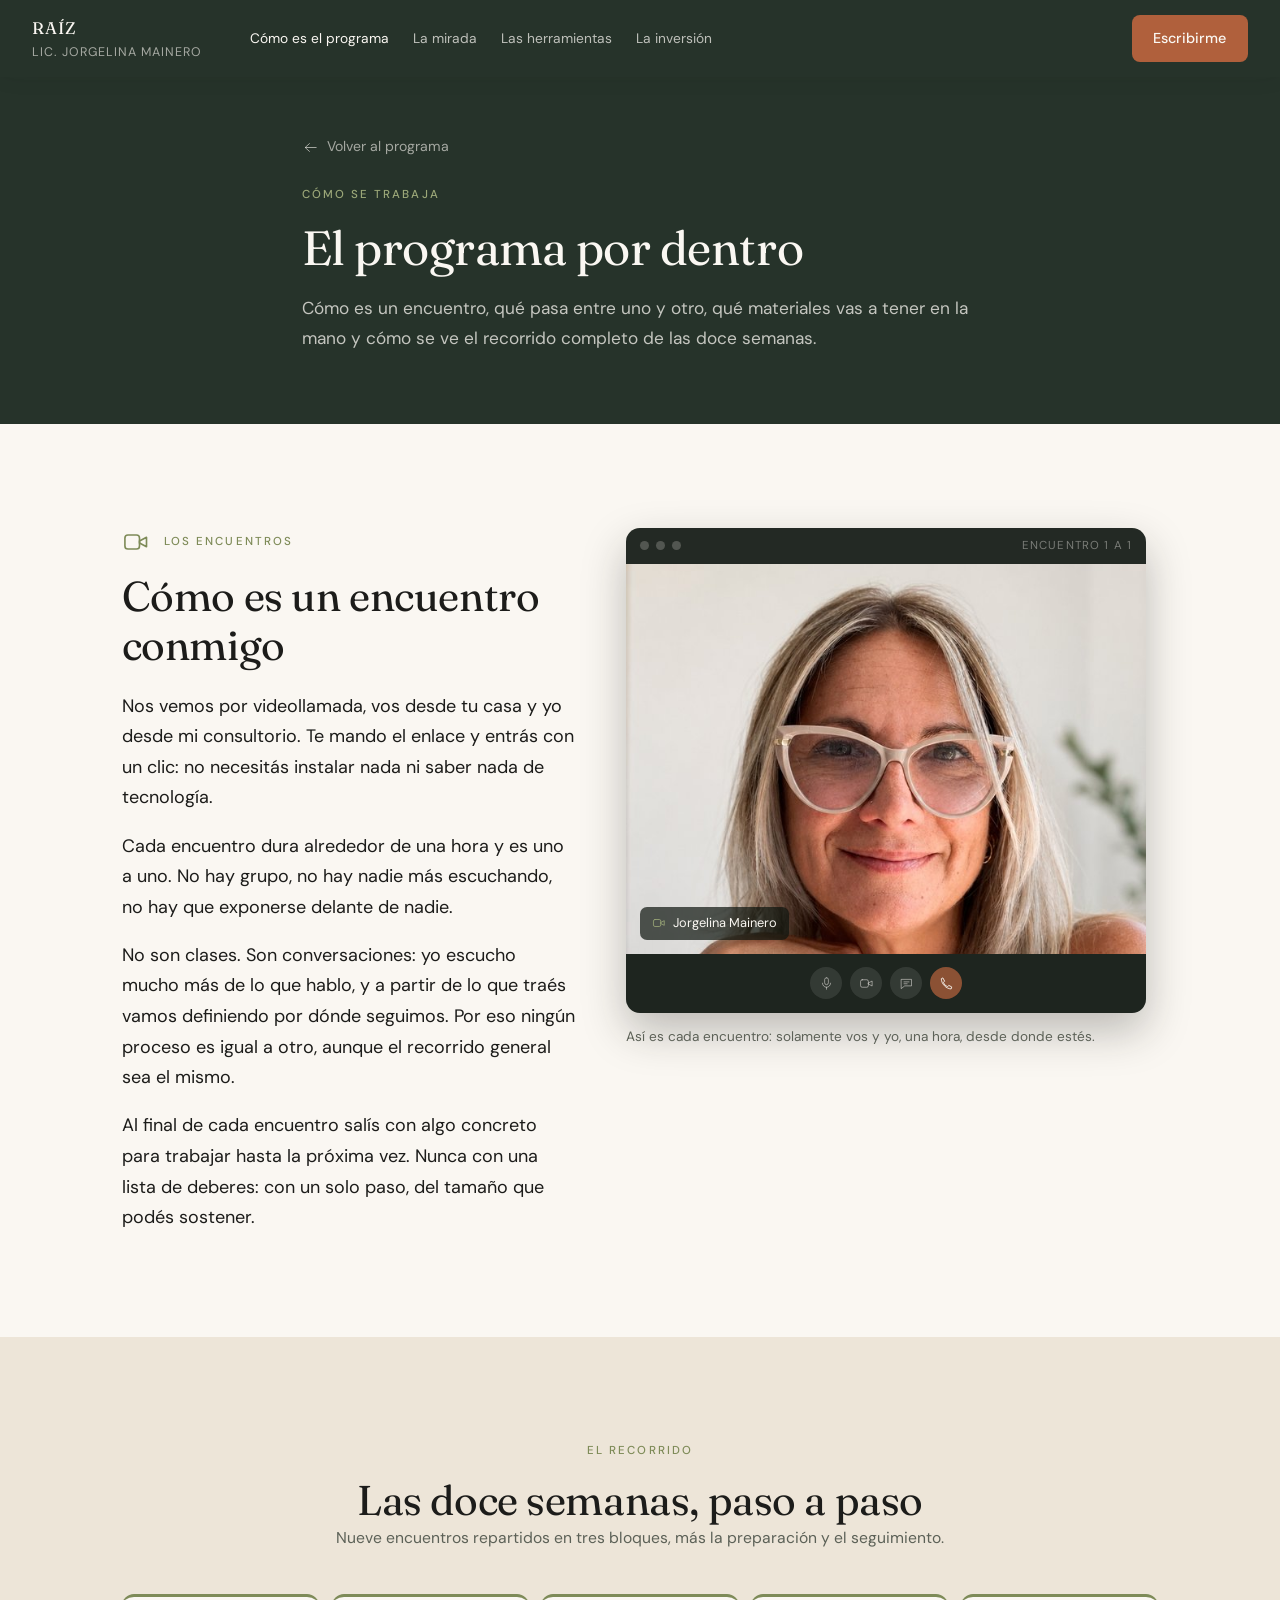
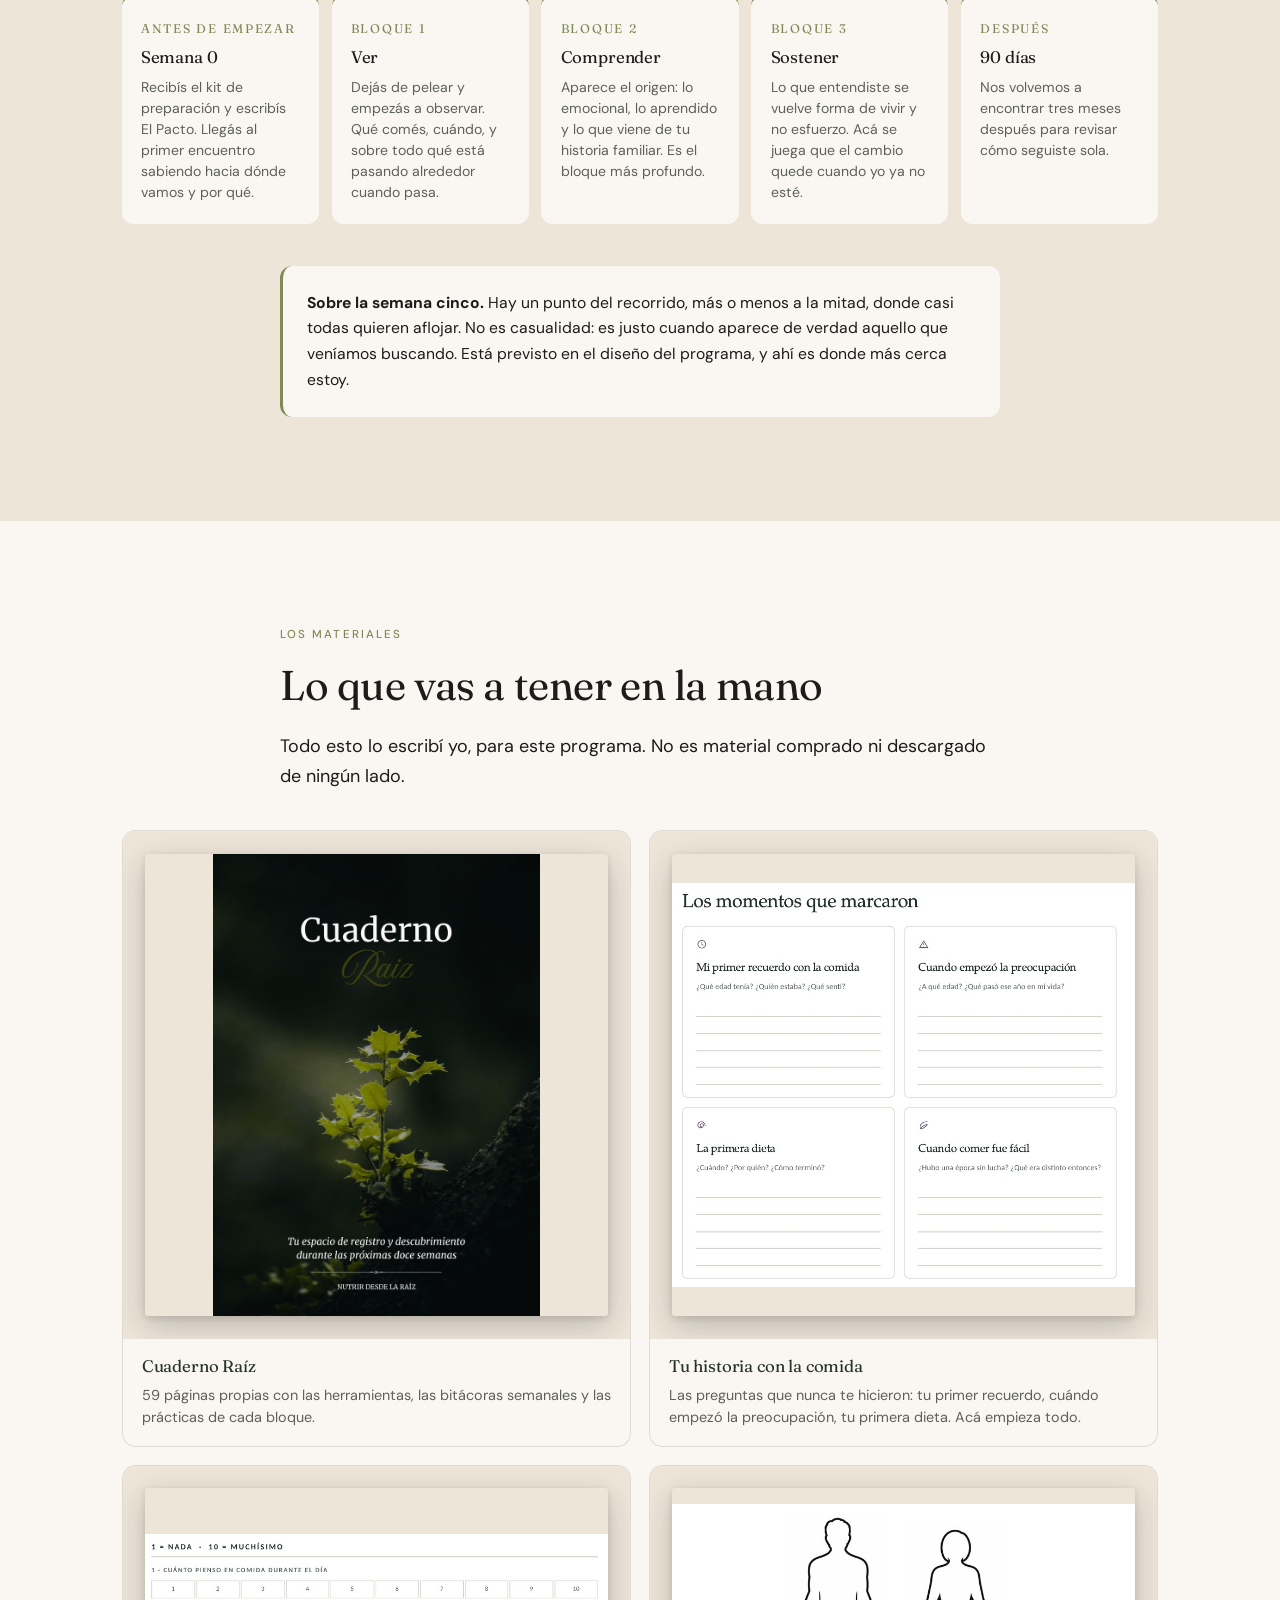
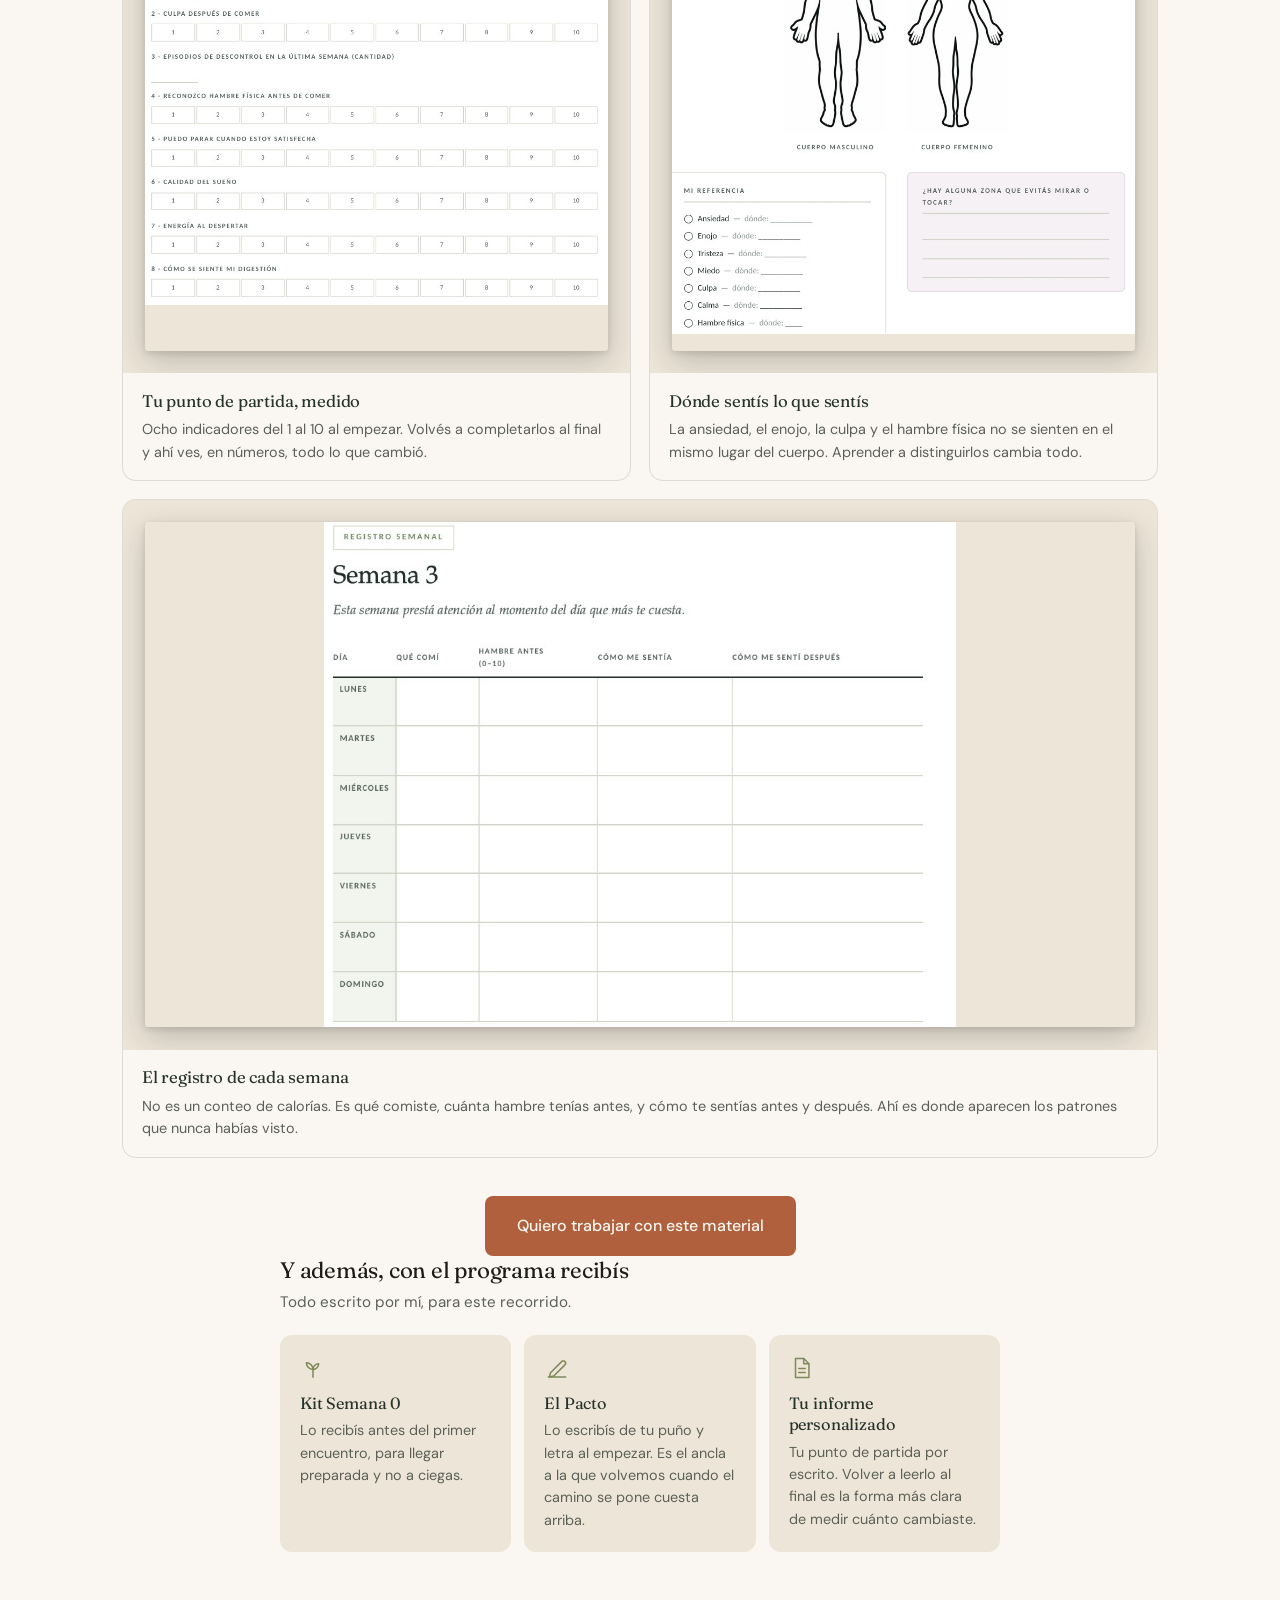
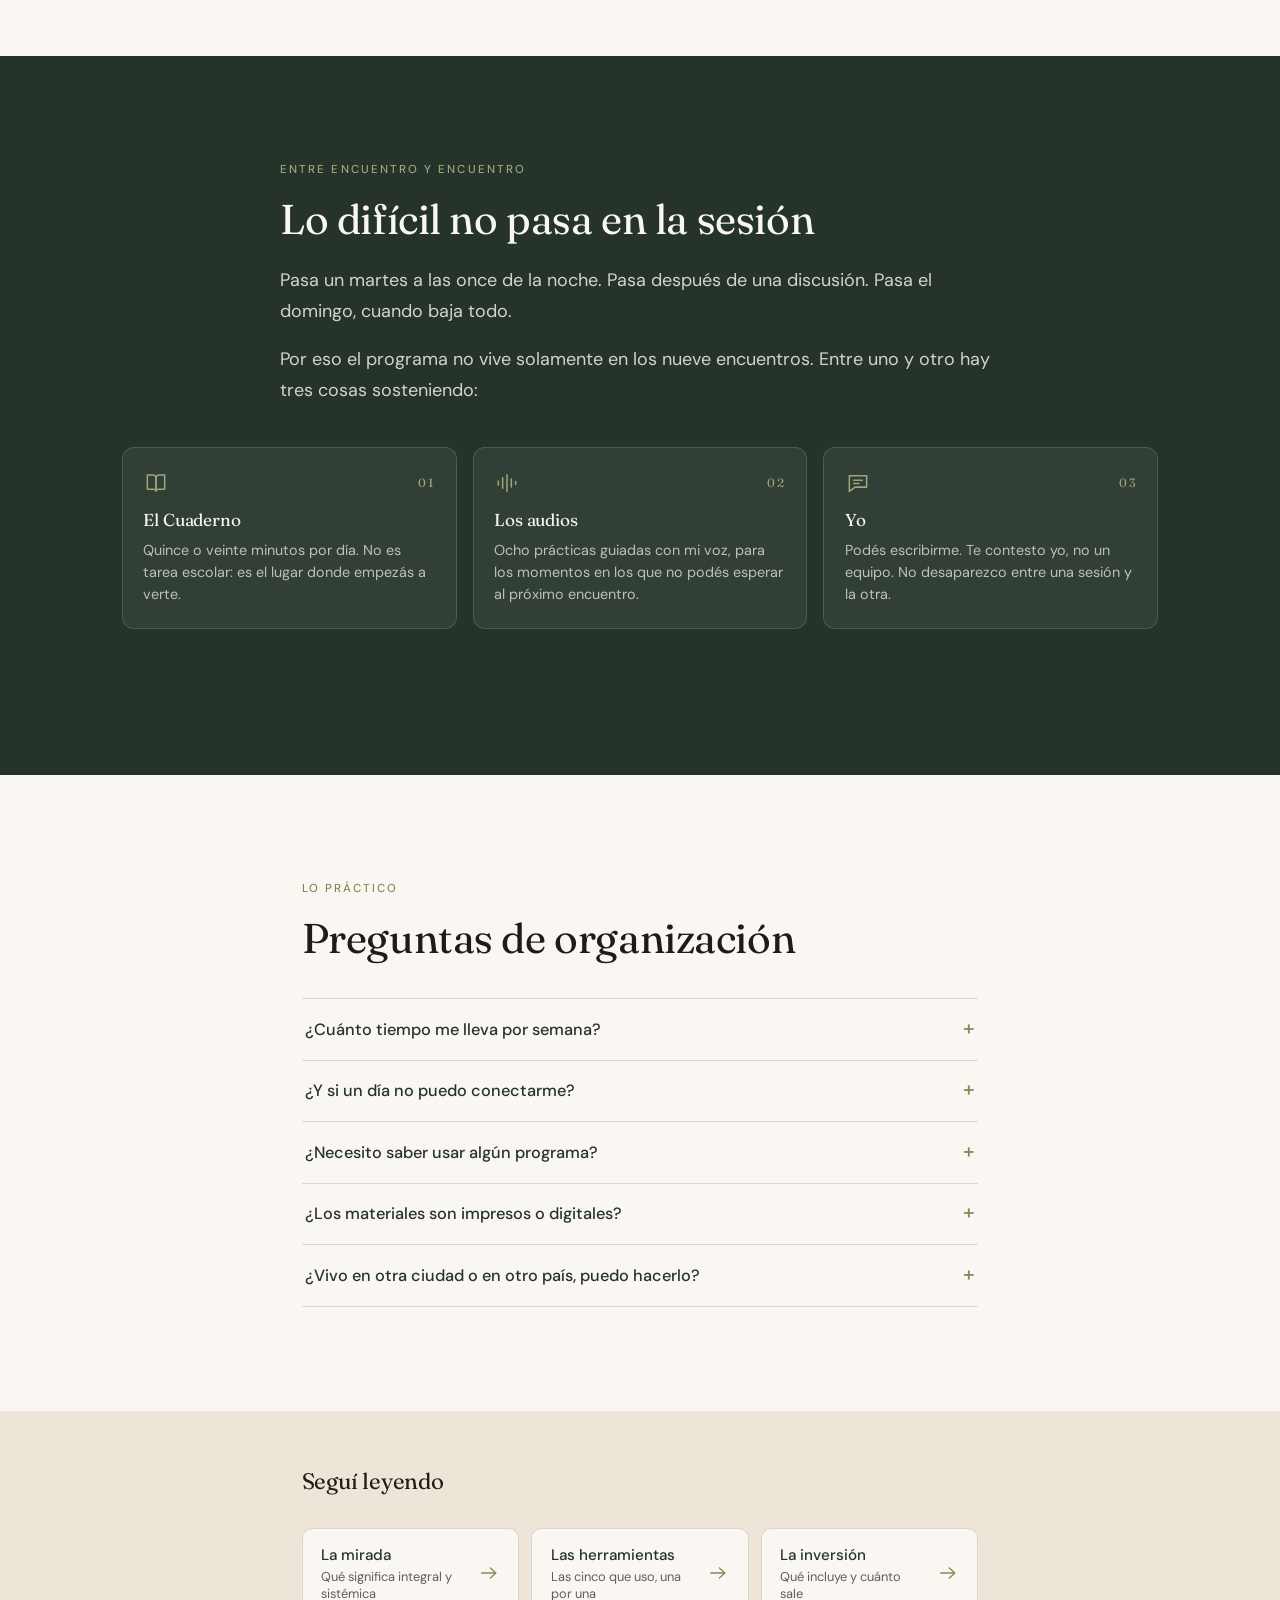
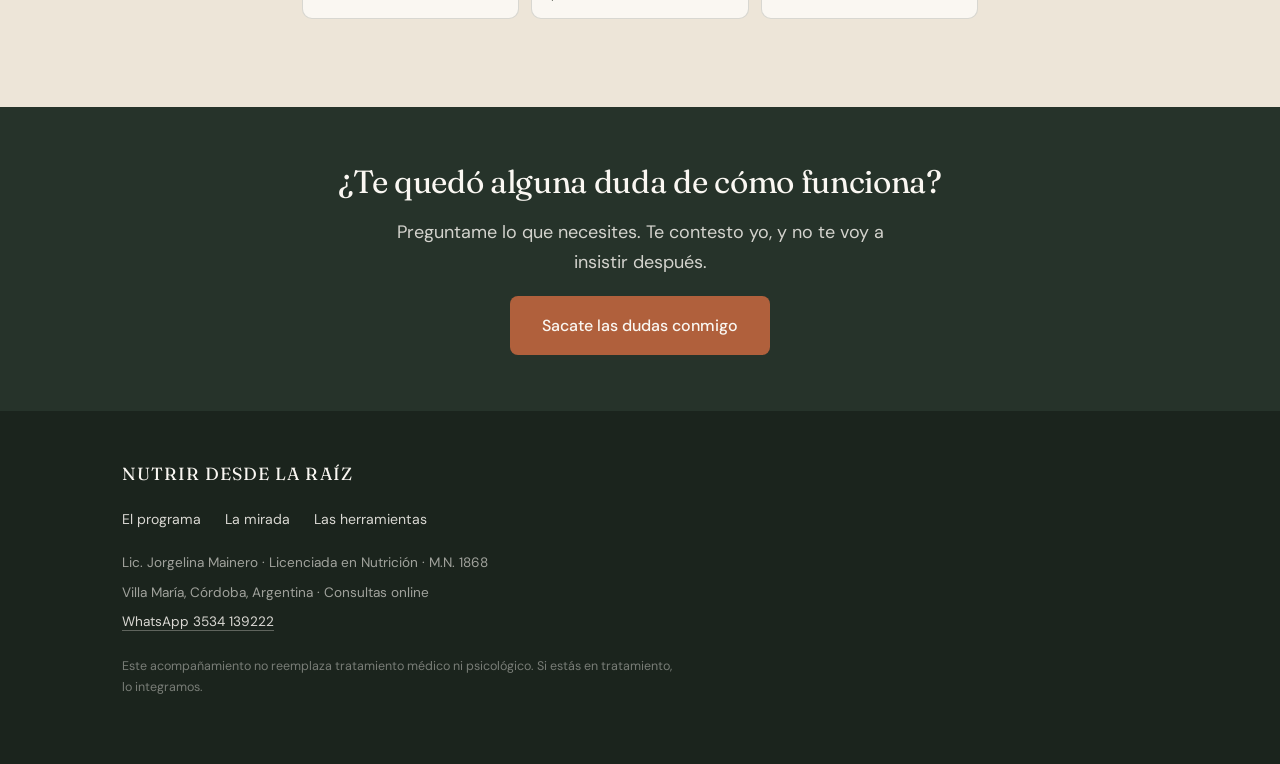
<file: el-programa.html>
<!DOCTYPE html>
<html lang="es-AR">
<head>
<meta charset="UTF-8">
<meta name="viewport" content="width=device-width, initial-scale=1">
<title>Cómo es el programa por dentro — Nutrir desde la Raíz</title>
<meta name="description" content="Cómo es un encuentro, qué pasa entre sesión y sesión, los materiales que recibís y el recorrido completo de las 12 semanas.">
<link rel="preconnect" href="https://fonts.googleapis.com">
<link rel="preconnect" href="https://fonts.gstatic.com" crossorigin>
<link href="https://fonts.googleapis.com/css2?family=Fraunces:opsz,wght@9..144,300;9..144,400;9..144,500&family=DM+Sans:wght@400;500&display=swap" rel="stylesheet">
<link rel="stylesheet" href="estilos.css">
</head>
<body>

<svg width="0" height="0" style="position:absolute" aria-hidden="true" focusable="false"><defs>
<symbol id="i-arrow" viewBox="0 0 24 24"><path d="M4 12h15"/><path d="m13.5 6.5 6 5.5-6 5.5"/></symbol>
<symbol id="i-video" viewBox="0 0 24 24"><rect x="2.5" y="6" width="12.5" height="12" rx="2.6"/><path d="M15 11.2 21 8v8l-6-3.2z"/></symbol>
<symbol id="i-book" viewBox="0 0 24 24"><path d="M4 4.6h5.6a3 3 0 0 1 2.4 3v11.8a2.4 2.4 0 0 0-2.4-1.7H4z"/><path d="M20 4.6h-5.6a3 3 0 0 0-2.4 3v11.8a2.4 2.4 0 0 1 2.4-1.7H20z"/></symbol>
<symbol id="i-chat" viewBox="0 0 24 24"><path d="M4 5.4h16v10.4H9.2l-5.2 4z"/><path d="M8 9.4h8M8 12.4h5"/></symbol>
<symbol id="i-pen" viewBox="0 0 24 24"><path d="M4 20.4h16"/><path d="M6 16.4 16.3 6.1a2.1 2.1 0 0 1 3 3L9 19.4l-4 1z"/></symbol>
<symbol id="i-wave" viewBox="0 0 24 24"><path d="M4 10.2v3.6M8 7.2v9.6M12 4.4v15.2M16 8.4v7.2M20 10.6v2.8"/></symbol>
<symbol id="i-doc" viewBox="0 0 24 24"><path d="M6 3.2h7.6L18.4 8v12.8H6z"/><path d="M13.6 3.2V8h4.8"/><path d="M9 12.4h6M9 16.2h6"/></symbol>
<symbol id="i-sprout" viewBox="0 0 24 24"><path d="M12 20.5v-7.2"/><path d="M12 13.3c0-3.4-2.7-6.1-6.1-6.1 0 3.4 2.7 6.1 6.1 6.1z"/><path d="M12 13.3c0-2.9 2.3-5.2 5.2-5.2 0 2.9-2.3 5.2-5.2 5.2z"/></symbol>
<symbol id="i-clock" viewBox="0 0 24 24"><circle cx="12" cy="12" r="8.6"/><path d="M12 7.2V12l3.2 2.1"/></symbol>
<symbol id="i-mic" viewBox="0 0 24 24"><rect x="9" y="2.8" width="6" height="11" rx="3"/><path d="M5.5 11.5a6.5 6.5 0 0 0 13 0"/><path d="M12 18v3.2"/></symbol>
<symbol id="i-phone" viewBox="0 0 24 24"><path d="M6.5 3.6 9 8.4l-2.2 1.8a12 12 0 0 0 7 7l1.8-2.2 4.8 2.5-1 3.2c-8-.4-15.3-7.7-15.7-15.7z"/></symbol>
</defs></svg>

<div id="prog"></div>

<div id="bar">
  <div>
    <a class="bmark" href="index.html">Raíz</a>
    <div class="bsub">Lic. Jorgelina Mainero</div>
  </div>
  <nav class="barnav"><a href="el-programa.html" class="act">Cómo es el programa</a><a href="metodologia.html">La mirada</a><a href="herramientas.html">Las herramientas</a><a href="index.html#inversion">La inversión</a></nav>
  <a class="btn btn-sm" href="https://wa.me/5493534139222?text=Hola%20Jorgelina%21%20Estoy%20viendo%20c%C3%B3mo%20es%20el%20programa%20por%20dentro%20y%20quiero%20hablar%20con%20vos." target="_blank" rel="noopener">Escribirme</a>
</div>

<div class="phead">
  <div class="wrap narrow">
    <a class="volver" href="index.html"><svg class="ic"><use href="#i-arrow"/></svg>Volver al programa</a>
    <div class="eyebrow">Cómo se trabaja</div>
    <h1>El programa por dentro</h1>
    <p>Cómo es un encuentro, qué pasa entre uno y otro, qué materiales vas a tener en la mano y cómo se ve el recorrido completo de las doce semanas.</p>
  </div>
</div>

<section class="s-hueso">
  <div class="wrap">
    <div class="mgrid">
      <div class="rv">
        <div style="display:flex;gap:.9rem;align-items:center;margin-bottom:1rem">
          <svg class="ic" style="width:28px;height:28px;color:var(--oliva)"><use href="#i-video"/></svg>
          <div class="eyebrow" style="margin:0">Los encuentros</div>
        </div>
        <h2>Cómo es un encuentro conmigo</h2>
        <p style="margin-top:1.3rem">Nos vemos por videollamada, vos desde tu casa y yo desde mi consultorio. Te mando el enlace y entrás con un clic: no necesitás instalar nada ni saber nada de tecnología.</p>
        <p>Cada encuentro dura alrededor de una hora y es uno a uno. No hay grupo, no hay nadie más escuchando, no hay que exponerse delante de nadie.</p>
        <p>No son clases. Son conversaciones: yo escucho mucho más de lo que hablo, y a partir de lo que traés vamos definiendo por dónde seguimos. Por eso ningún proceso es igual a otro, aunque el recorrido general sea el mismo.</p>
        <p style="margin-bottom:0">Al final de cada encuentro salís con algo concreto para trabajar hasta la próxima vez. Nunca con una lista de deberes: con un solo paso, del tamaño que podés sostener.</p>
      </div>
      <div class="rv">
        <div class="vcall">
          <div class="tb"><i></i><i></i><i></i><b>Encuentro 1 a 1</b></div>
          <div class="scr">
            <img src="img/jorgelina-retrato.jpg" alt="Jorgelina Mainero durante un encuentro por videollamada">
            <span class="nm"><svg class="ic"><use href="#i-video"/></svg>Jorgelina Mainero</span>
          </div>
          <div class="ft">
            <span><svg class="ic"><use href="#i-mic"/></svg></span>
            <span><svg class="ic"><use href="#i-video"/></svg></span>
            <span><svg class="ic"><use href="#i-chat"/></svg></span>
            <span class="rojo"><svg class="ic"><use href="#i-phone"/></svg></span>
          </div>
        </div>
        <p class="vcaption">Así es cada encuentro: solamente vos y yo, una hora, desde donde estés.</p>
      </div>
    </div>
  </div>
</section>

<section class="s-arena">
  <div class="wrap">
    <div class="narrow rv" style="text-align:center">
      <div class="eyebrow">El recorrido</div>
      <h2>Las doce semanas, paso a paso</h2>
      <p style="font-size:.98rem;color:var(--gris)">Nueve encuentros repartidos en tres bloques, más la preparación y el seguimiento.</p>
    </div>
    <div class="tl rv">
      <div class="st" style="background:var(--hueso)"><div class="n">Antes de empezar</div><h3>Semana 0</h3><p>Recibís el kit de preparación y escribís El Pacto. Llegás al primer encuentro sabiendo hacia dónde vamos y por qué.</p></div>
      <div class="st" style="background:var(--hueso)"><div class="n">Bloque 1</div><h3>Ver</h3><p>Dejás de pelear y empezás a observar. Qué comés, cuándo, y sobre todo qué está pasando alrededor cuando pasa.</p></div>
      <div class="st" style="background:var(--hueso)"><div class="n">Bloque 2</div><h3>Comprender</h3><p>Aparece el origen: lo emocional, lo aprendido y lo que viene de tu historia familiar. Es el bloque más profundo.</p></div>
      <div class="st" style="background:var(--hueso)"><div class="n">Bloque 3</div><h3>Sostener</h3><p>Lo que entendiste se vuelve forma de vivir y no esfuerzo. Acá se juega que el cambio quede cuando yo ya no esté.</p></div>
      <div class="st" style="background:var(--hueso)"><div class="n">Después</div><h3>90 días</h3><p>Nos volvemos a encontrar tres meses después para revisar cómo seguiste sola.</p></div>
    </div>
    <div class="narrow rv" style="background:var(--hueso);border-radius:12px;padding:1.5rem;border-left:3px solid var(--oliva)">
      <p style="margin:0;font-size:.98rem;line-height:1.65"><strong>Sobre la semana cinco.</strong> Hay un punto del recorrido, más o menos a la mitad, donde casi todas quieren aflojar. No es casualidad: es justo cuando aparece de verdad aquello que veníamos buscando. Está previsto en el diseño del programa, y ahí es donde más cerca estoy.</p>
    </div>
  </div>
</section>

<section class="s-hueso">
  <div class="wrap">
    <div class="narrow rv">
      <div class="eyebrow">Los materiales</div>
      <h2>Lo que vas a tener en la mano</h2>
      <p style="margin-top:1.3rem">Todo esto lo escribí yo, para este programa. No es material comprado ni descargado de ningún lado.</p>
    </div>

    <div class="gal rv">
      <div class="gitem">
        <div class="fr">
          <img src="img/cuaderno-tapa.jpg" alt="Tapa del Cuaderno Raíz">
          <div class="ph">Foto pendiente<br><small>img/cuaderno-tapa.jpg</small></div>
        </div>
        <div class="tx"><h3>Cuaderno Raíz</h3><p>59 páginas propias con las herramientas, las bitácoras semanales y las prácticas de cada bloque.</p></div>
      </div>
      <div class="gitem">
        <div class="fr">
          <img src="img/cuaderno-interior.jpg" alt="Página del Cuaderno Raíz: los momentos que marcaron">
          <div class="ph">Foto pendiente<br><small>img/cuaderno-interior.jpg</small></div>
        </div>
        <div class="tx"><h3>Tu historia con la comida</h3><p>Las preguntas que nunca te hicieron: tu primer recuerdo, cuándo empezó la preocupación, tu primera dieta. Acá empieza todo.</p></div>
      </div>
      <div class="gitem">
        <div class="fr">
          <img src="img/escala.jpg" alt="Escala de autoevaluación del Cuaderno Raíz">
          <div class="ph">Foto pendiente<br><small>img/escala.jpg</small></div>
        </div>
        <div class="tx"><h3>Tu punto de partida, medido</h3><p>Ocho indicadores del 1 al 10 al empezar. Volvés a completarlos al final y ahí ves, en números, todo lo que cambió.</p></div>
      </div>
      <div class="gitem">
        <div class="fr">
          <img src="img/mapa-corporal.jpg" alt="Mapa corporal de emociones del Cuaderno Raíz">
          <div class="ph">Foto pendiente<br><small>img/mapa-corporal.jpg</small></div>
        </div>
        <div class="tx"><h3>Dónde sentís lo que sentís</h3><p>La ansiedad, el enojo, la culpa y el hambre física no se sienten en el mismo lugar del cuerpo. Aprender a distinguirlos cambia todo.</p></div>
      </div>
      <div class="gitem ancho">
        <div class="fr">
          <img src="img/registro-semanal.jpg" alt="Registro semanal del Cuaderno Raíz">
          <div class="ph">Foto pendiente<br><small>img/registro-semanal.jpg</small></div>
        </div>
        <div class="tx"><h3>El registro de cada semana</h3><p>No es un conteo de calorías. Es qué comiste, cuánta hambre tenías antes, y cómo te sentías antes y después. Ahí es donde aparecen los patrones que nunca habías visto.</p></div>
      </div>
    </div>

    <div class="narrow rv" style="text-align:center;margin-top:.5rem">
      <a class="btn" href="https://wa.me/5493534139222?text=Hola%20Jorgelina%21%20Vi%20los%20materiales%20del%20Cuaderno%20Ra%C3%ADz%20y%20me%20encantaron.%20Quiero%20saber%20c%C3%B3mo%20empezar%20el%20programa." target="_blank" rel="noopener">Quiero trabajar con este material</a>
    </div>

    <div class="narrow rv">
      <h3 style="margin-bottom:.3rem">Y además, con el programa recibís</h3>
      <p style="font-size:.95rem;color:var(--gris);margin-bottom:0">Todo escrito por mí, para este recorrido.</p>
      <div class="tira">
        <div class="it">
          <svg class="ic" style="width:26px;height:26px"><use href="#i-sprout"/></svg>
          <h3>Kit Semana 0</h3>
          <p>Lo recibís antes del primer encuentro, para llegar preparada y no a ciegas.</p>
        </div>
        <div class="it">
          <svg class="ic" style="width:26px;height:26px"><use href="#i-pen"/></svg>
          <h3>El Pacto</h3>
          <p>Lo escribís de tu puño y letra al empezar. Es el ancla a la que volvemos cuando el camino se pone cuesta arriba.</p>
        </div>
        <div class="it">
          <svg class="ic" style="width:26px;height:26px"><use href="#i-doc"/></svg>
          <h3>Tu informe personalizado</h3>
          <p>Tu punto de partida por escrito. Volver a leerlo al final es la forma más clara de medir cuánto cambiaste.</p>
        </div>
      </div>
    </div>
  </div>
</section>

<section class="s-verde">
  <div class="wrap">
    <div class="narrow rv">
      <div class="eyebrow">Entre encuentro y encuentro</div>
      <h2>Lo difícil no pasa en la sesión</h2>
      <p style="margin-top:1.3rem">Pasa un martes a las once de la noche. Pasa después de una discusión. Pasa el domingo, cuando baja todo.</p>
      <p>Por eso el programa no vive solamente en los nueve encuentros. Entre uno y otro hay tres cosas sosteniendo:</p>
    </div>
    <div class="cards rv" style="grid-template-columns:repeat(auto-fit,minmax(240px,1fr))">
      <div class="card"><div class="k"><svg class="ic"><use href="#i-book"/></svg>01</div><h3>El Cuaderno</h3><p>Quince o veinte minutos por día. No es tarea escolar: es el lugar donde empezás a verte.</p></div>
      <div class="card"><div class="k"><svg class="ic"><use href="#i-wave"/></svg>02</div><h3>Los audios</h3><p>Ocho prácticas guiadas con mi voz, para los momentos en los que no podés esperar al próximo encuentro.</p></div>
      <div class="card"><div class="k"><svg class="ic"><use href="#i-chat"/></svg>03</div><h3>Yo</h3><p>Podés escribirme. Te contesto yo, no un equipo. No desaparezco entre una sesión y la otra.</p></div>
    </div>
  </div>
</section>

<section class="s-hueso">
  <div class="wrap narrow rv">
    <div class="eyebrow">Lo práctico</div>
    <h2>Preguntas de organización</h2>
    <div class="faq">
      <details><summary>¿Cuánto tiempo me lleva por semana?</summary><div class="ans"><p>Un encuentro de aproximadamente una hora, y entre quince y veinte minutos por día con el Cuaderno. Es menos tiempo del que hoy pasás pensando en comida.</p></div></details>
      <details><summary>¿Y si un día no puedo conectarme?</summary><div class="ans"><p>Lo reprogramamos. Trabajo con pocas personas justamente para poder tener esa flexibilidad.</p></div></details>
      <details><summary>¿Necesito saber usar algún programa?</summary><div class="ans"><p>No. Te mando un enlace y entrás con un clic, desde la computadora o desde el teléfono.</p></div></details>
      <details><summary>¿Los materiales son impresos o digitales?</summary><div class="ans"><p>Digitales, para que los tengas al instante y puedas imprimir lo que quieras escribir a mano. Muchas eligen imprimir el Cuaderno completo.</p></div></details>
      <details><summary>¿Vivo en otra ciudad o en otro país, puedo hacerlo?</summary><div class="ans"><p>Sí. Todo el programa es online y coordinamos los horarios según tu franja horaria.</p></div></details>
    </div>
  </div>
</section>

<section class="s-arena" style="padding-top:3.5rem;padding-bottom:3.5rem">
  <div class="wrap narrow rv">
    <h3 style="margin-bottom:1.2rem">Seguí leyendo</h3>
    <div class="mas">
      <a href="metodologia.html"><span class="tx">La mirada<em>Qué significa integral y sistémica</em></span><svg class="ic"><use href="#i-arrow"/></svg></a>
      <a href="herramientas.html"><span class="tx">Las herramientas<em>Las cinco que uso, una por una</em></span><svg class="ic"><use href="#i-arrow"/></svg></a>
      <a href="index.html#inversion"><span class="tx">La inversión<em>Qué incluye y cuánto sale</em></span><svg class="ic"><use href="#i-arrow"/></svg></a>
    </div>
  </div>
</section>

<section class="s-verde" style="padding-top:3.5rem;padding-bottom:3.5rem">
  <div class="wrap narrow rv" style="text-align:center">
    <h2 style="font-size:clamp(1.4rem,3.6vw,2rem)">¿Te quedó alguna duda de cómo funciona?</h2>
    <p style="margin-top:1rem;max-width:520px;margin-left:auto;margin-right:auto">Preguntame lo que necesites. Te contesto yo, y no te voy a insistir después.</p>
    <a class="btn" href="https://wa.me/5493534139222?text=Hola%20Jorgelina%21%20Vi%20c%C3%B3mo%20es%20el%20programa%20por%20dentro%20y%20me%20qued%C3%B3%20una%20duda%20sobre%20c%C3%B3mo%20funciona." target="_blank" rel="noopener">Sacate las dudas conmigo</a>
  </div>
</section>

<footer>
  <div class="wrap">
    <div class="fm">Nutrir desde la Raíz</div>
    <div class="fnav">
      <a href="index.html">El programa</a>
      <a href="metodologia.html">La mirada</a>
      <a href="herramientas.html">Las herramientas</a>
    </div>
    <p style="margin-bottom:.4rem">Lic. Jorgelina Mainero · Licenciada en Nutrición · M.N. 1868</p>
    <p style="margin-bottom:.4rem">Villa María, Córdoba, Argentina · Consultas online</p>
    <p><a href="https://wa.me/5493534139222?text=Hola%20Jorgelina%21%20Te%20escribo%20desde%20la%20p%C3%A1gina%20donde%20explic%C3%A1s%20c%C3%B3mo%20es%20el%20programa." target="_blank" rel="noopener">WhatsApp 3534 139222</a></p>
    <p class="legal">Este acompañamiento no reemplaza tratamiento médico ni psicológico. Si estás en tratamiento, lo integramos.</p>
  </div>
</footer>

<script src="comun.js"></script>
</body>
</html>
</file>
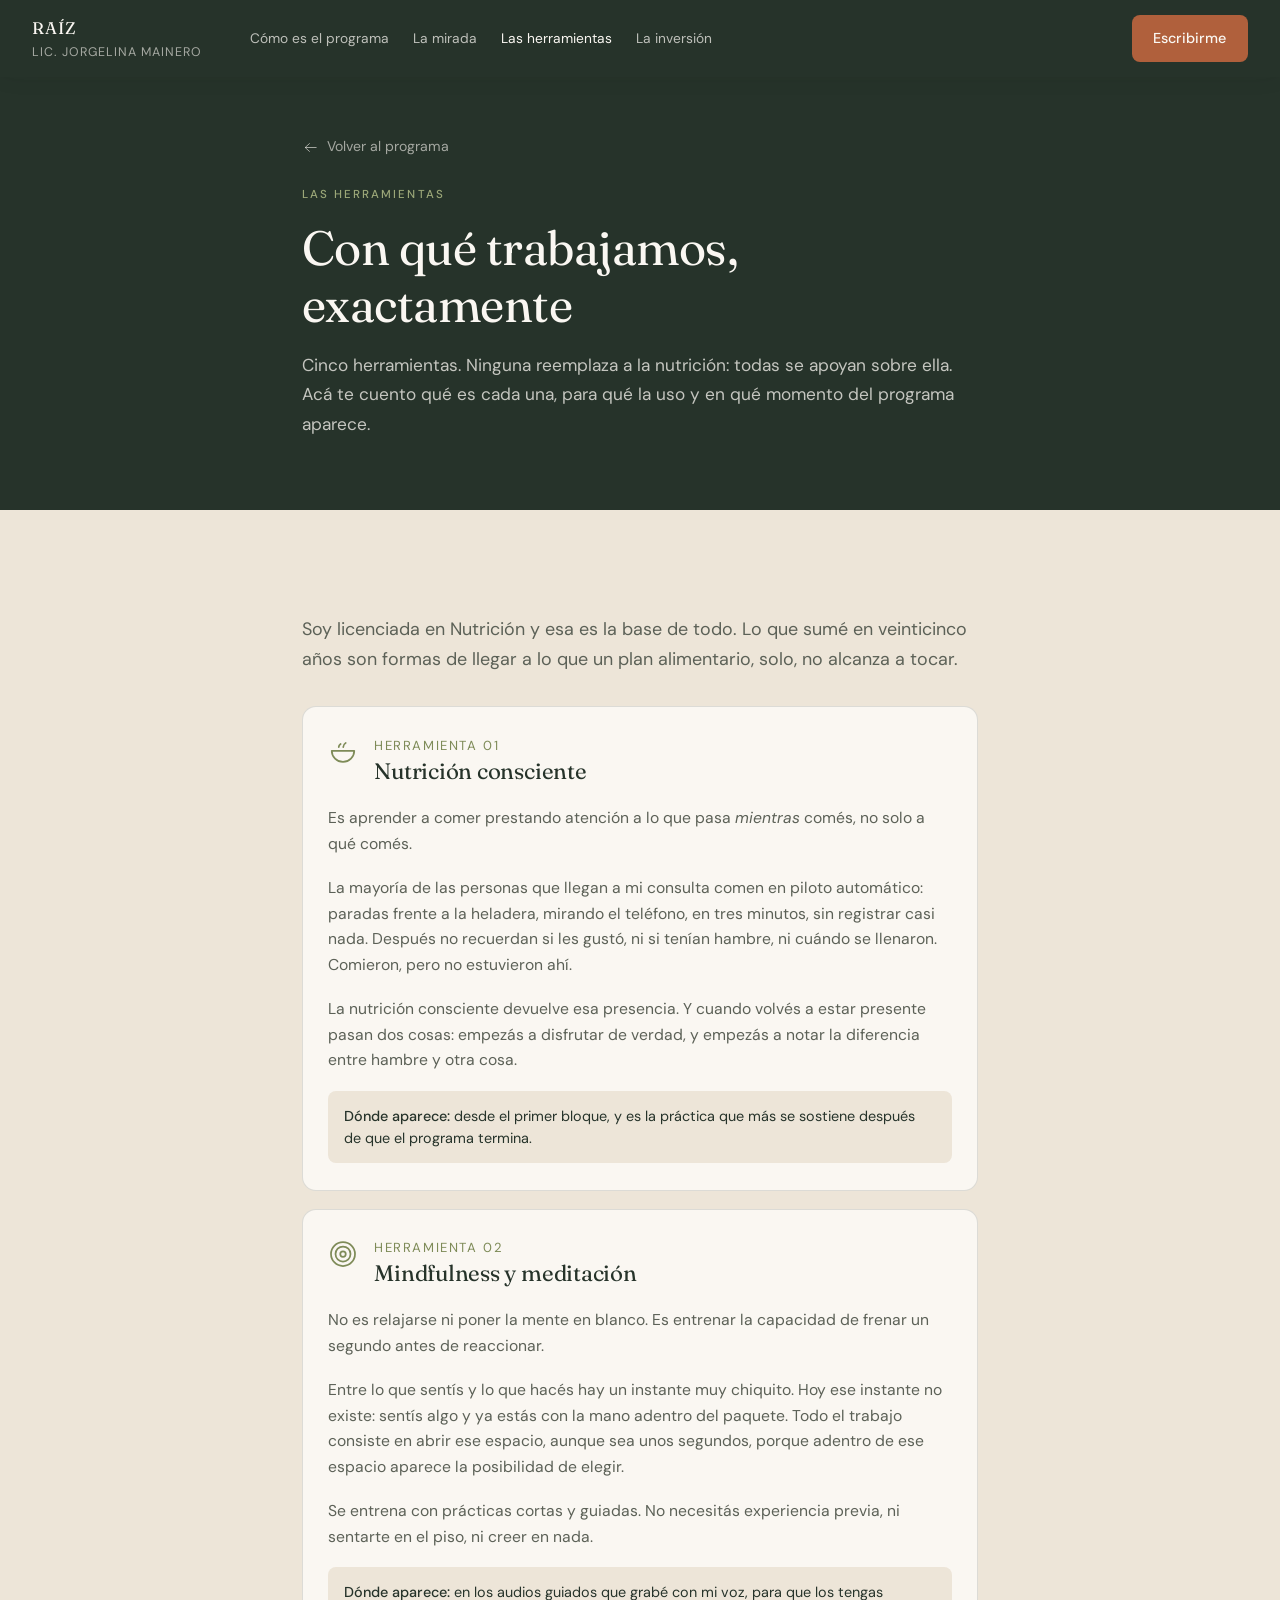
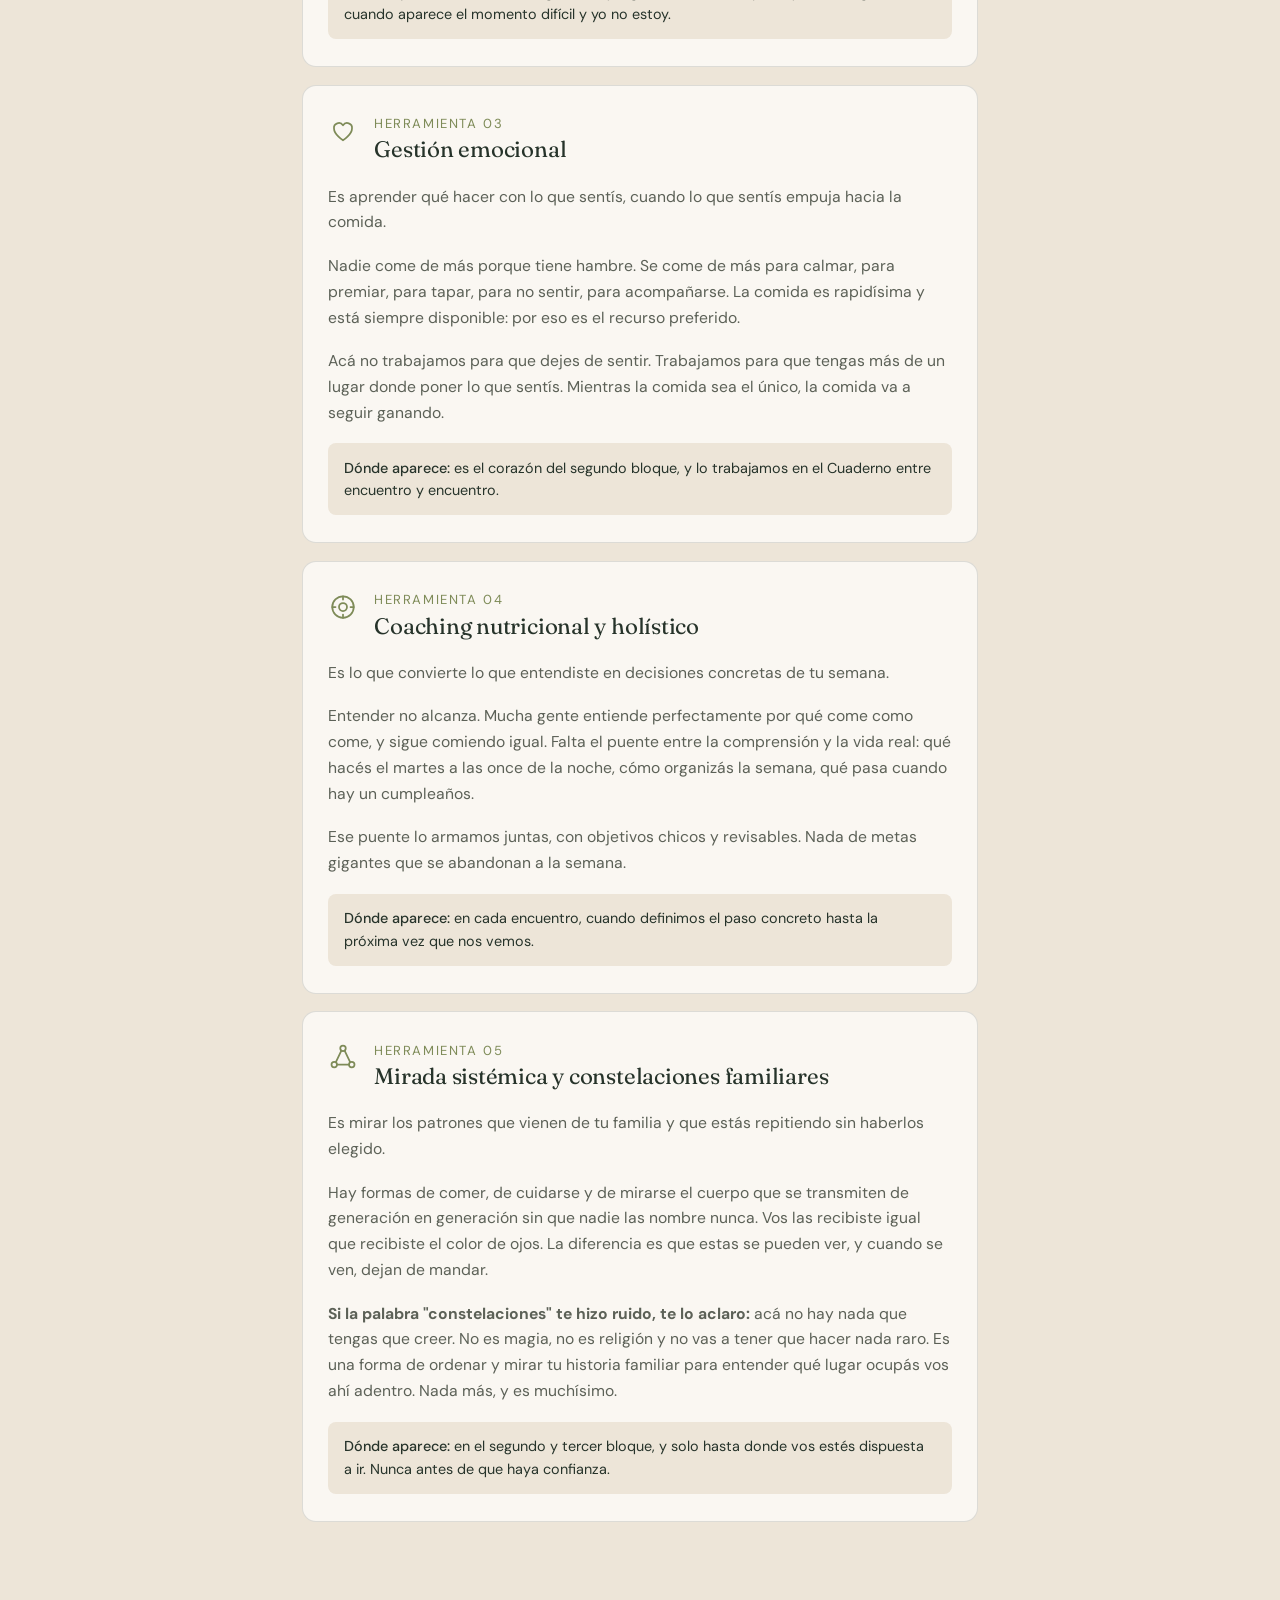
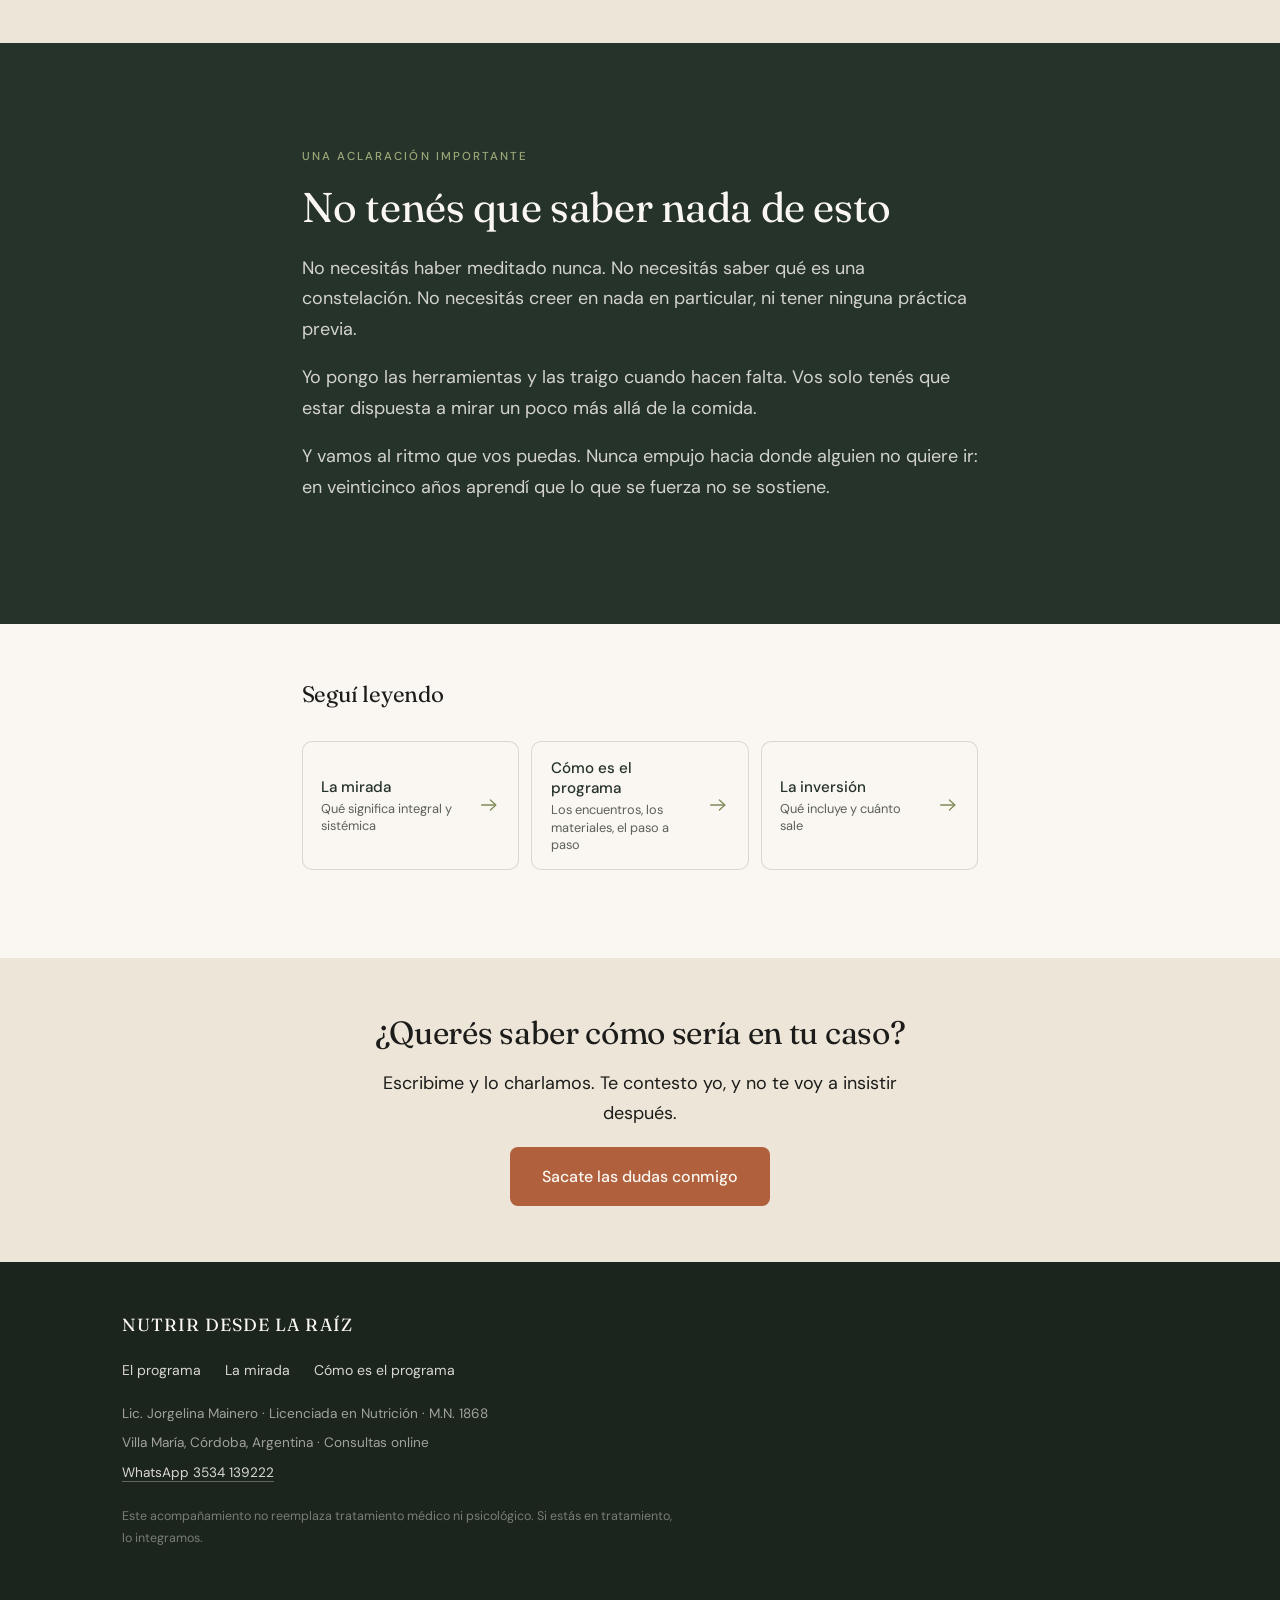
<file: herramientas.html>
<!DOCTYPE html>
<html lang="es-AR">
<head>
<meta charset="UTF-8">
<meta name="viewport" content="width=device-width, initial-scale=1">
<title>Las herramientas — Nutrir desde la Raíz</title>
<meta name="description" content="Nutrición consciente, mindfulness, gestión emocional, coaching holístico y mirada sistémica: las cinco herramientas del programa, explicadas una por una.">
<link rel="preconnect" href="https://fonts.googleapis.com">
<link rel="preconnect" href="https://fonts.gstatic.com" crossorigin>
<link href="https://fonts.googleapis.com/css2?family=Fraunces:opsz,wght@9..144,300;9..144,400;9..144,500&family=DM+Sans:wght@400;500&display=swap" rel="stylesheet">
<link rel="stylesheet" href="estilos.css">
</head>
<body>

<svg width="0" height="0" style="position:absolute" aria-hidden="true" focusable="false"><defs>
<symbol id="i-arrow" viewBox="0 0 24 24"><path d="M4 12h15"/><path d="m13.5 6.5 6 5.5-6 5.5"/></symbol>
<symbol id="i-bowl" viewBox="0 0 24 24"><path d="M3 11h18a9 9 0 0 1-18 0z"/><path d="M12.2 8c0-1.7.8-2.5 2-3.3"/><path d="M8.6 8c0-1.2.6-1.8 1.5-2.4"/></symbol>
<symbol id="i-ripple" viewBox="0 0 24 24"><circle cx="12" cy="12" r="2.2"/><circle cx="12" cy="12" r="6"/><circle cx="12" cy="12" r="9.6"/></symbol>
<symbol id="i-heart" viewBox="0 0 24 24"><path d="M12 20.2s-7.2-4.5-7.2-9.4A3.9 3.9 0 0 1 12 8.3a3.9 3.9 0 0 1 7.2 2.5c0 4.9-7.2 9.4-7.2 9.4z"/></symbol>
<symbol id="i-target" viewBox="0 0 24 24"><circle cx="12" cy="12" r="8.6"/><circle cx="12" cy="12" r="3.2"/><path d="M12 3.4v2.6M12 18v2.6M3.4 12H6M18 12h2.6"/></symbol>
<symbol id="i-nodes" viewBox="0 0 24 24"><circle cx="12" cy="5" r="2.2"/><circle cx="5" cy="18" r="2.2"/><circle cx="19" cy="18" r="2.2"/><path d="M10.7 6.9 6.3 16.1M13.3 6.9l4.4 9.2M7.2 18h9.6"/></symbol>
</defs></svg>

<div id="prog"></div>

<div id="bar">
  <div>
    <a class="bmark" href="index.html">Raíz</a>
    <div class="bsub">Lic. Jorgelina Mainero</div>
  </div>
  <nav class="barnav"><a href="el-programa.html">Cómo es el programa</a><a href="metodologia.html">La mirada</a><a href="herramientas.html" class="act">Las herramientas</a><a href="index.html#inversion">La inversión</a></nav>
  <a class="btn btn-sm" href="https://wa.me/5493534139222?text=Hola%20Jorgelina%21%20Estoy%20leyendo%20sobre%20las%20herramientas%20del%20programa%20y%20quiero%20hablar%20con%20vos." target="_blank" rel="noopener">Escribirme</a>
</div>

<div class="phead">
  <div class="wrap narrow">
    <a class="volver" href="index.html"><svg class="ic"><use href="#i-arrow"/></svg>Volver al programa</a>
    <div class="eyebrow">Las herramientas</div>
    <h1>Con qué trabajamos, exactamente</h1>
    <p>Cinco herramientas. Ninguna reemplaza a la nutrición: todas se apoyan sobre ella. Acá te cuento qué es cada una, para qué la uso y en qué momento del programa aparece.</p>
  </div>
</div>

<section class="s-arena">
  <div class="wrap narrow">
    <div class="rv" style="margin-bottom:2rem">
      <p class="lead" style="margin:0">Soy licenciada en Nutrición y esa es la base de todo. Lo que sumé en veinticinco años son formas de llegar a lo que un plan alimentario, solo, no alcanza a tocar.</p>
    </div>

    <div class="herr rv">
      <div class="top">
        <svg class="ic"><use href="#i-bowl"/></svg>
        <div><div class="sub">Herramienta 01</div><h3>Nutrición consciente</h3></div>
      </div>
      <p>Es aprender a comer prestando atención a lo que pasa <em>mientras</em> comés, no solo a qué comés.</p>
      <p>La mayoría de las personas que llegan a mi consulta comen en piloto automático: paradas frente a la heladera, mirando el teléfono, en tres minutos, sin registrar casi nada. Después no recuerdan si les gustó, ni si tenían hambre, ni cuándo se llenaron. Comieron, pero no estuvieron ahí.</p>
      <p>La nutrición consciente devuelve esa presencia. Y cuando volvés a estar presente pasan dos cosas: empezás a disfrutar de verdad, y empezás a notar la diferencia entre hambre y otra cosa.</p>
      <div class="en"><b>Dónde aparece:</b> desde el primer bloque, y es la práctica que más se sostiene después de que el programa termina.</div>
    </div>

    <div class="herr rv">
      <div class="top">
        <svg class="ic"><use href="#i-ripple"/></svg>
        <div><div class="sub">Herramienta 02</div><h3>Mindfulness y meditación</h3></div>
      </div>
      <p>No es relajarse ni poner la mente en blanco. Es entrenar la capacidad de frenar un segundo antes de reaccionar.</p>
      <p>Entre lo que sentís y lo que hacés hay un instante muy chiquito. Hoy ese instante no existe: sentís algo y ya estás con la mano adentro del paquete. Todo el trabajo consiste en abrir ese espacio, aunque sea unos segundos, porque adentro de ese espacio aparece la posibilidad de elegir.</p>
      <p>Se entrena con prácticas cortas y guiadas. No necesitás experiencia previa, ni sentarte en el piso, ni creer en nada.</p>
      <div class="en"><b>Dónde aparece:</b> en los audios guiados que grabé con mi voz, para que los tengas cuando aparece el momento difícil y yo no estoy.</div>
    </div>

    <div class="herr rv">
      <div class="top">
        <svg class="ic"><use href="#i-heart"/></svg>
        <div><div class="sub">Herramienta 03</div><h3>Gestión emocional</h3></div>
      </div>
      <p>Es aprender qué hacer con lo que sentís, cuando lo que sentís empuja hacia la comida.</p>
      <p>Nadie come de más porque tiene hambre. Se come de más para calmar, para premiar, para tapar, para no sentir, para acompañarse. La comida es rapidísima y está siempre disponible: por eso es el recurso preferido.</p>
      <p>Acá no trabajamos para que dejes de sentir. Trabajamos para que tengas más de un lugar donde poner lo que sentís. Mientras la comida sea el único, la comida va a seguir ganando.</p>
      <div class="en"><b>Dónde aparece:</b> es el corazón del segundo bloque, y lo trabajamos en el Cuaderno entre encuentro y encuentro.</div>
    </div>

    <div class="herr rv">
      <div class="top">
        <svg class="ic"><use href="#i-target"/></svg>
        <div><div class="sub">Herramienta 04</div><h3>Coaching nutricional y holístico</h3></div>
      </div>
      <p>Es lo que convierte lo que entendiste en decisiones concretas de tu semana.</p>
      <p>Entender no alcanza. Mucha gente entiende perfectamente por qué come como come, y sigue comiendo igual. Falta el puente entre la comprensión y la vida real: qué hacés el martes a las once de la noche, cómo organizás la semana, qué pasa cuando hay un cumpleaños.</p>
      <p>Ese puente lo armamos juntas, con objetivos chicos y revisables. Nada de metas gigantes que se abandonan a la semana.</p>
      <div class="en"><b>Dónde aparece:</b> en cada encuentro, cuando definimos el paso concreto hasta la próxima vez que nos vemos.</div>
    </div>

    <div class="herr rv">
      <div class="top">
        <svg class="ic"><use href="#i-nodes"/></svg>
        <div><div class="sub">Herramienta 05</div><h3>Mirada sistémica y constelaciones familiares</h3></div>
      </div>
      <p>Es mirar los patrones que vienen de tu familia y que estás repitiendo sin haberlos elegido.</p>
      <p>Hay formas de comer, de cuidarse y de mirarse el cuerpo que se transmiten de generación en generación sin que nadie las nombre nunca. Vos las recibiste igual que recibiste el color de ojos. La diferencia es que estas se pueden ver, y cuando se ven, dejan de mandar.</p>
      <p><strong>Si la palabra "constelaciones" te hizo ruido, te lo aclaro:</strong> acá no hay nada que tengas que creer. No es magia, no es religión y no vas a tener que hacer nada raro. Es una forma de ordenar y mirar tu historia familiar para entender qué lugar ocupás vos ahí adentro. Nada más, y es muchísimo.</p>
      <div class="en"><b>Dónde aparece:</b> en el segundo y tercer bloque, y solo hasta donde vos estés dispuesta a ir. Nunca antes de que haya confianza.</div>
    </div>
  </div>
</section>

<section class="s-verde">
  <div class="wrap narrow rv">
    <div class="eyebrow">Una aclaración importante</div>
    <h2>No tenés que saber nada de esto</h2>
    <p style="margin-top:1.3rem">No necesitás haber meditado nunca. No necesitás saber qué es una constelación. No necesitás creer en nada en particular, ni tener ninguna práctica previa.</p>
    <p>Yo pongo las herramientas y las traigo cuando hacen falta. Vos solo tenés que estar dispuesta a mirar un poco más allá de la comida.</p>
    <p>Y vamos al ritmo que vos puedas. Nunca empujo hacia donde alguien no quiere ir: en veinticinco años aprendí que lo que se fuerza no se sostiene.</p>
  </div>
</section>

<section class="s-hueso" style="padding-top:3.5rem;padding-bottom:3.5rem">
  <div class="wrap narrow rv">
    <h3 style="margin-bottom:1.2rem">Seguí leyendo</h3>
    <div class="mas">
      <a href="metodologia.html"><span class="tx">La mirada<em>Qué significa integral y sistémica</em></span><svg class="ic"><use href="#i-arrow"/></svg></a>
      <a href="el-programa.html"><span class="tx">Cómo es el programa<em>Los encuentros, los materiales, el paso a paso</em></span><svg class="ic"><use href="#i-arrow"/></svg></a>
      <a href="index.html#inversion"><span class="tx">La inversión<em>Qué incluye y cuánto sale</em></span><svg class="ic"><use href="#i-arrow"/></svg></a>
    </div>
  </div>
</section>

<section class="s-arena" style="padding-top:3.5rem;padding-bottom:3.5rem">
  <div class="wrap narrow rv" style="text-align:center">
    <h2 style="font-size:clamp(1.4rem,3.6vw,2rem)">¿Querés saber cómo sería en tu caso?</h2>
    <p style="margin-top:1rem;max-width:520px;margin-left:auto;margin-right:auto">Escribime y lo charlamos. Te contesto yo, y no te voy a insistir después.</p>
    <a class="btn" href="https://wa.me/5493534139222?text=Hola%20Jorgelina%21%20Le%C3%AD%20c%C3%B3mo%20trabaj%C3%A1s%20con%20cada%20herramienta%20y%20quiero%20saber%20c%C3%B3mo%20ser%C3%ADa%20en%20mi%20caso." target="_blank" rel="noopener">Sacate las dudas conmigo</a>
  </div>
</section>

<footer>
  <div class="wrap">
    <div class="fm">Nutrir desde la Raíz</div>
    <div class="fnav">
      <a href="index.html">El programa</a>
      <a href="metodologia.html">La mirada</a>
      <a href="el-programa.html">Cómo es el programa</a>
    </div>
    <p style="margin-bottom:.4rem">Lic. Jorgelina Mainero · Licenciada en Nutrición · M.N. 1868</p>
    <p style="margin-bottom:.4rem">Villa María, Córdoba, Argentina · Consultas online</p>
    <p><a href="https://wa.me/5493534139222?text=Hola%20Jorgelina%21%20Te%20escribo%20desde%20la%20p%C3%A1gina%20de%20las%20herramientas." target="_blank" rel="noopener">WhatsApp 3534 139222</a></p>
    <p class="legal">Este acompañamiento no reemplaza tratamiento médico ni psicológico. Si estás en tratamiento, lo integramos.</p>
  </div>
</footer>

<script src="comun.js"></script>
</body>
</html>
</file>
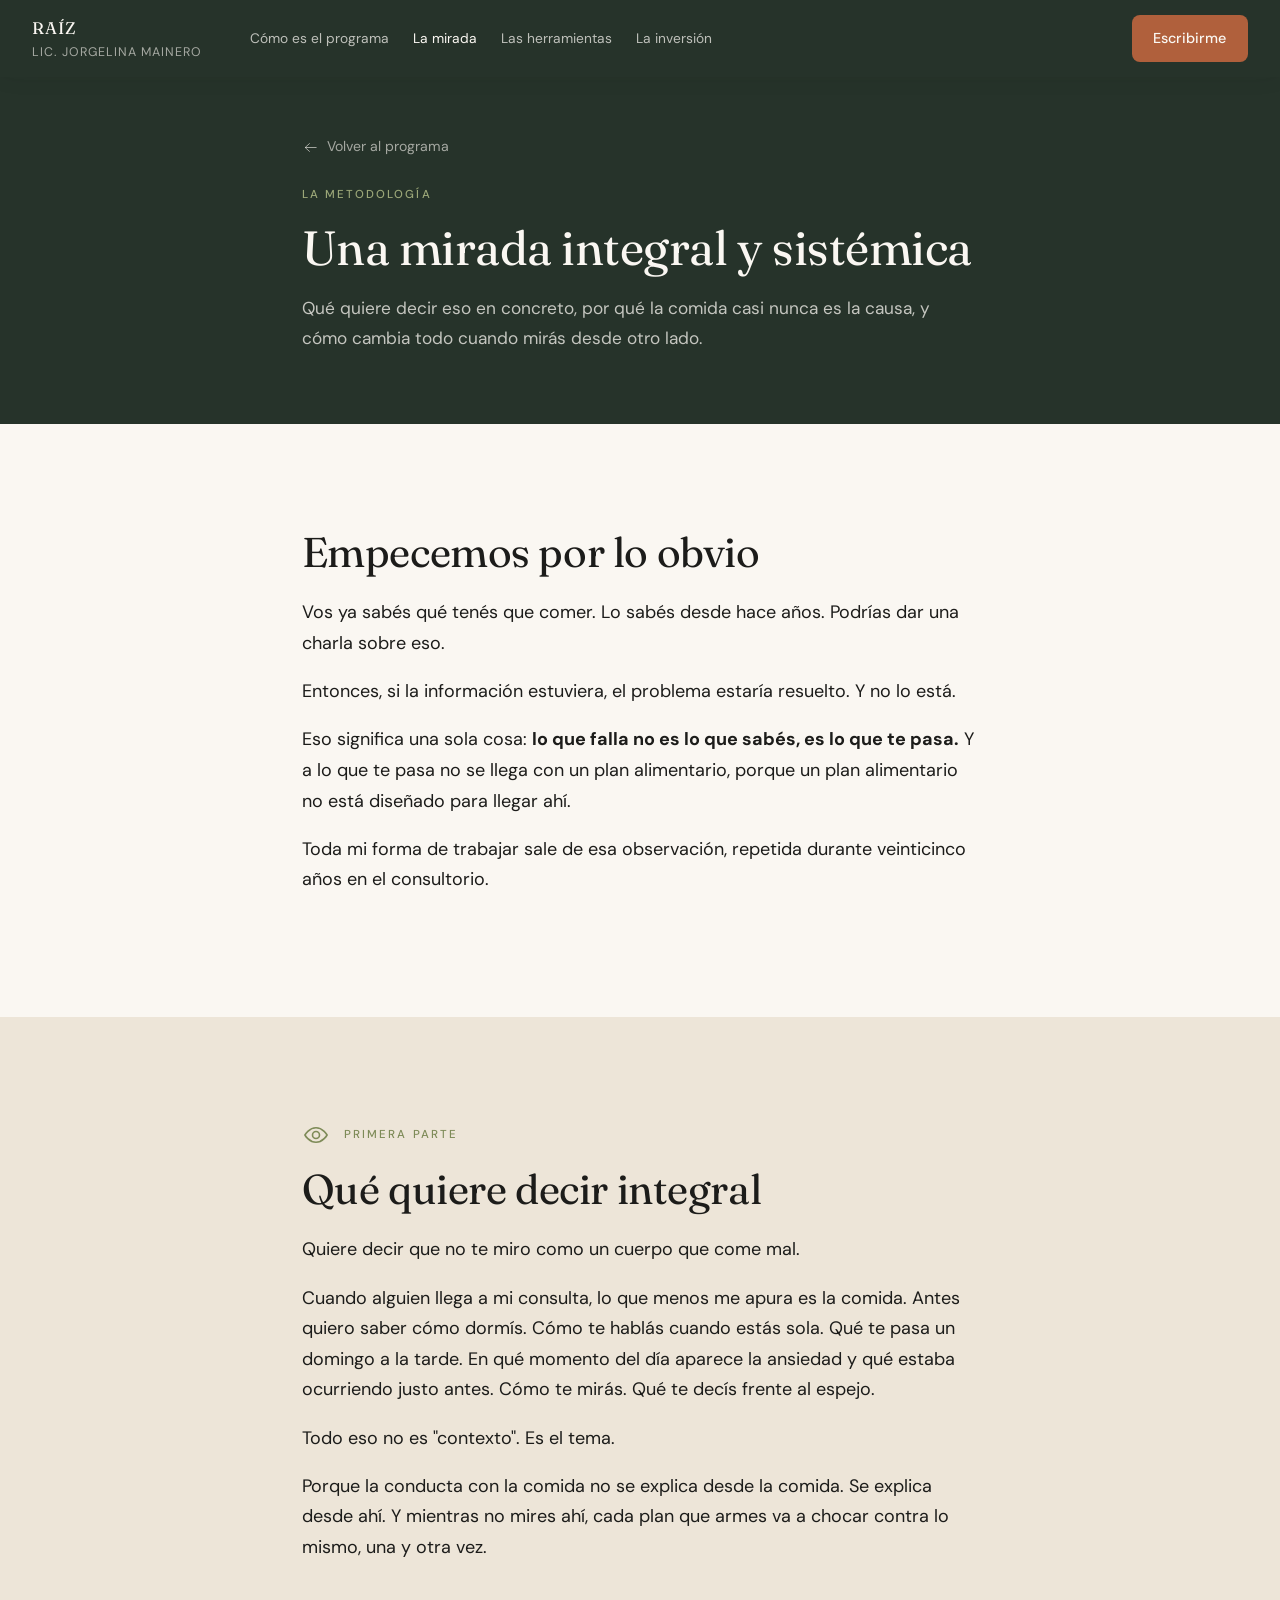
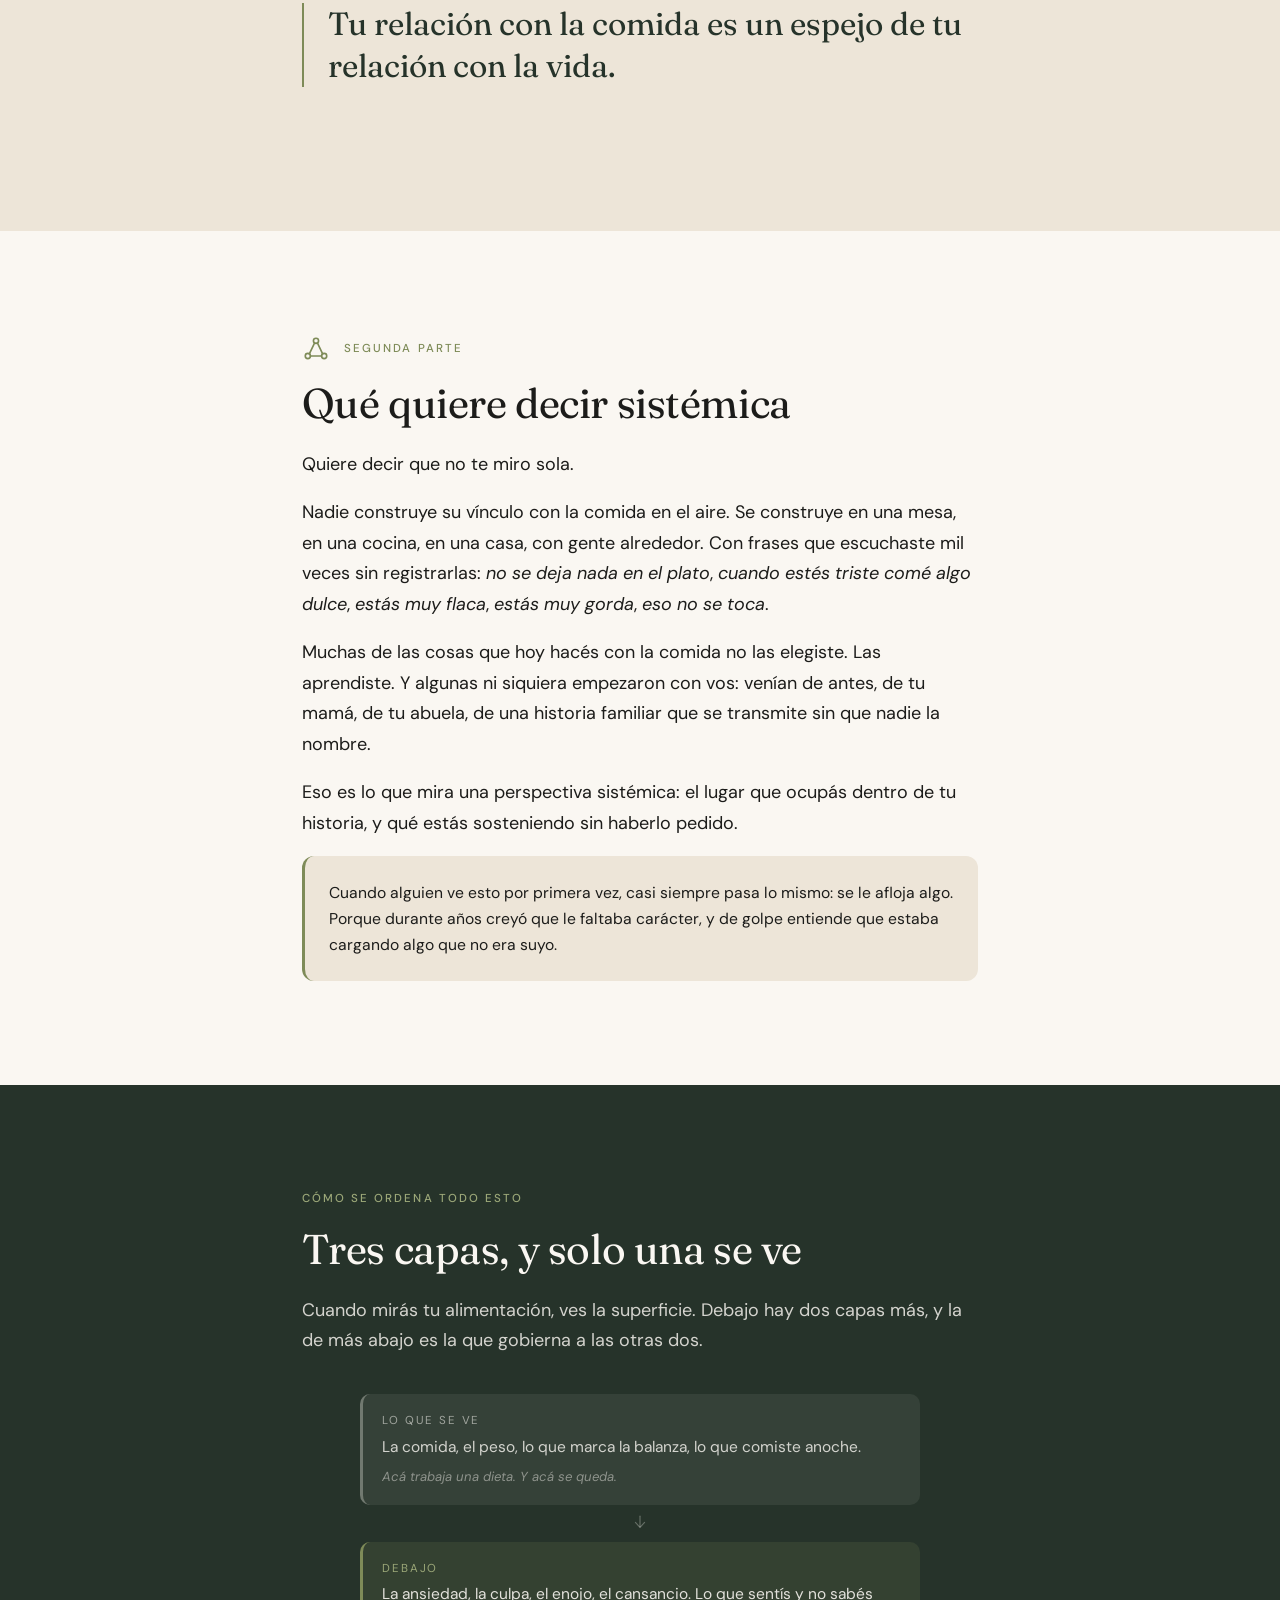
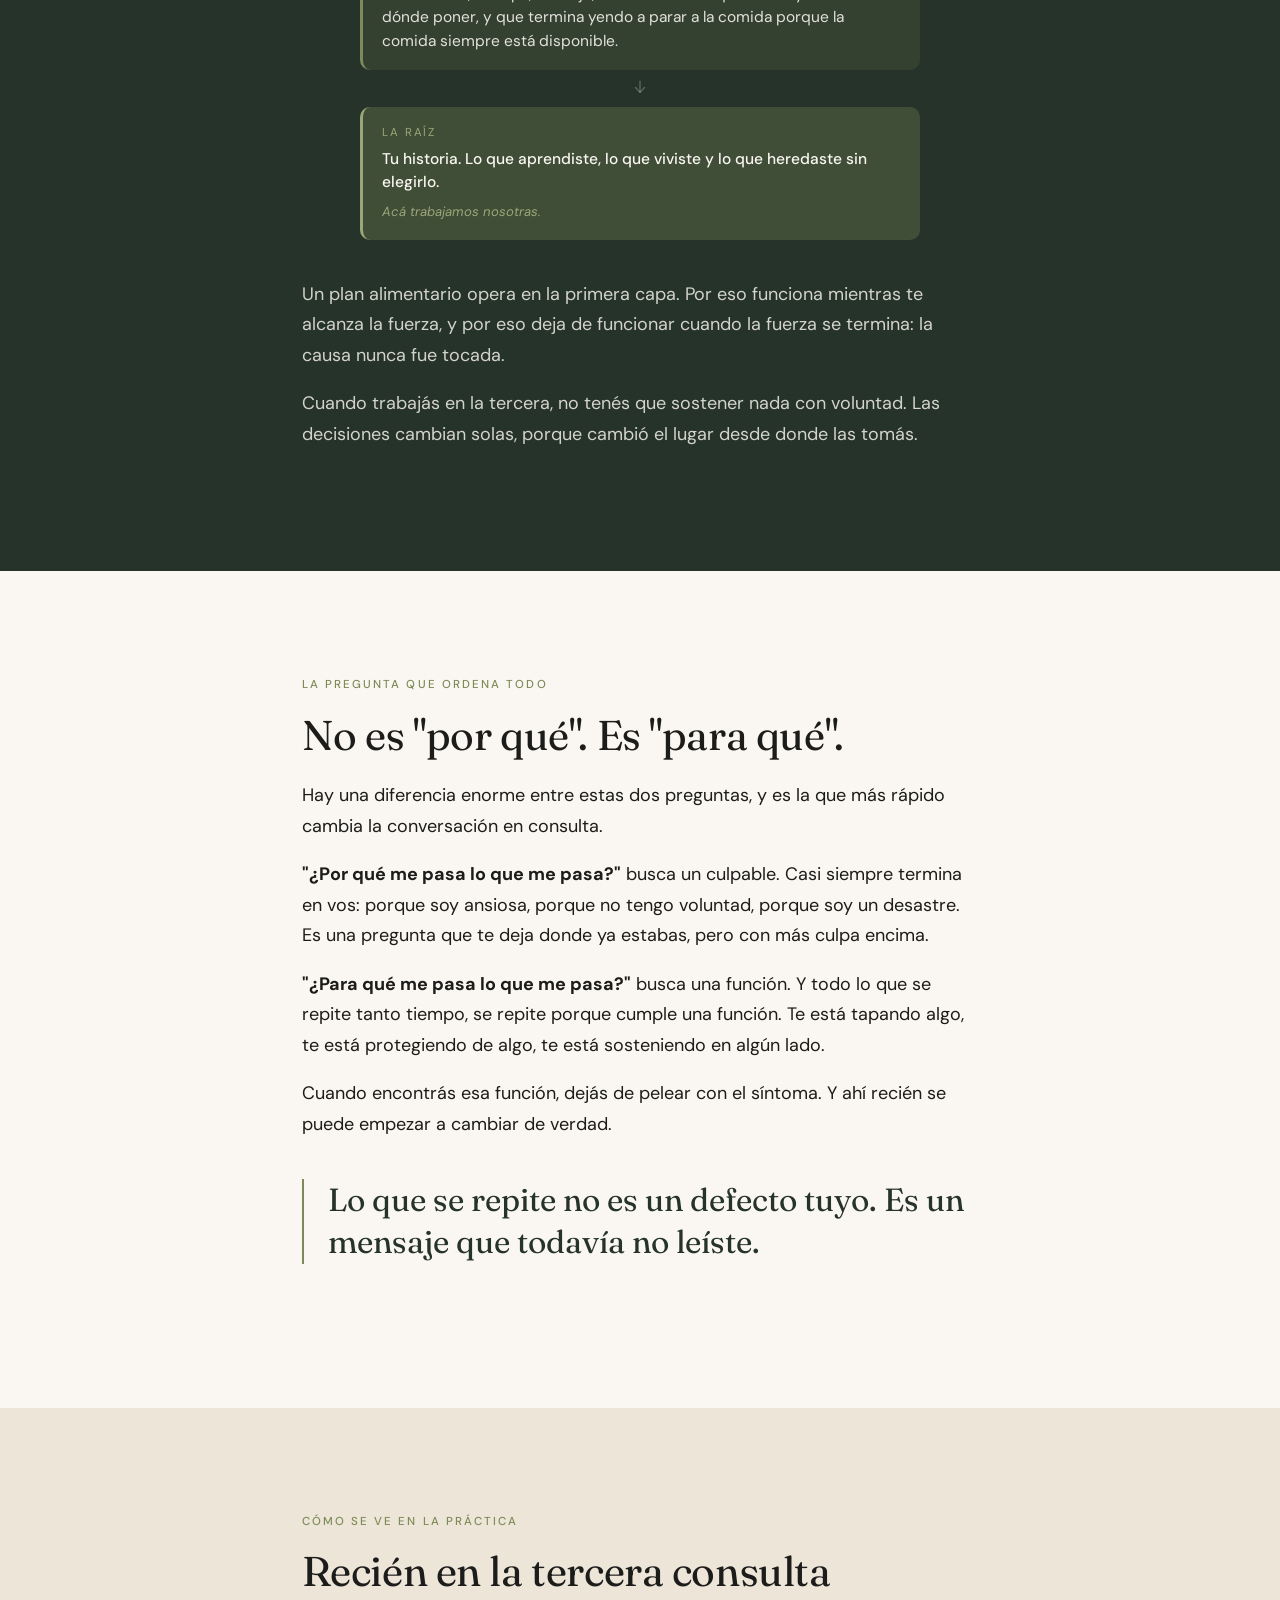
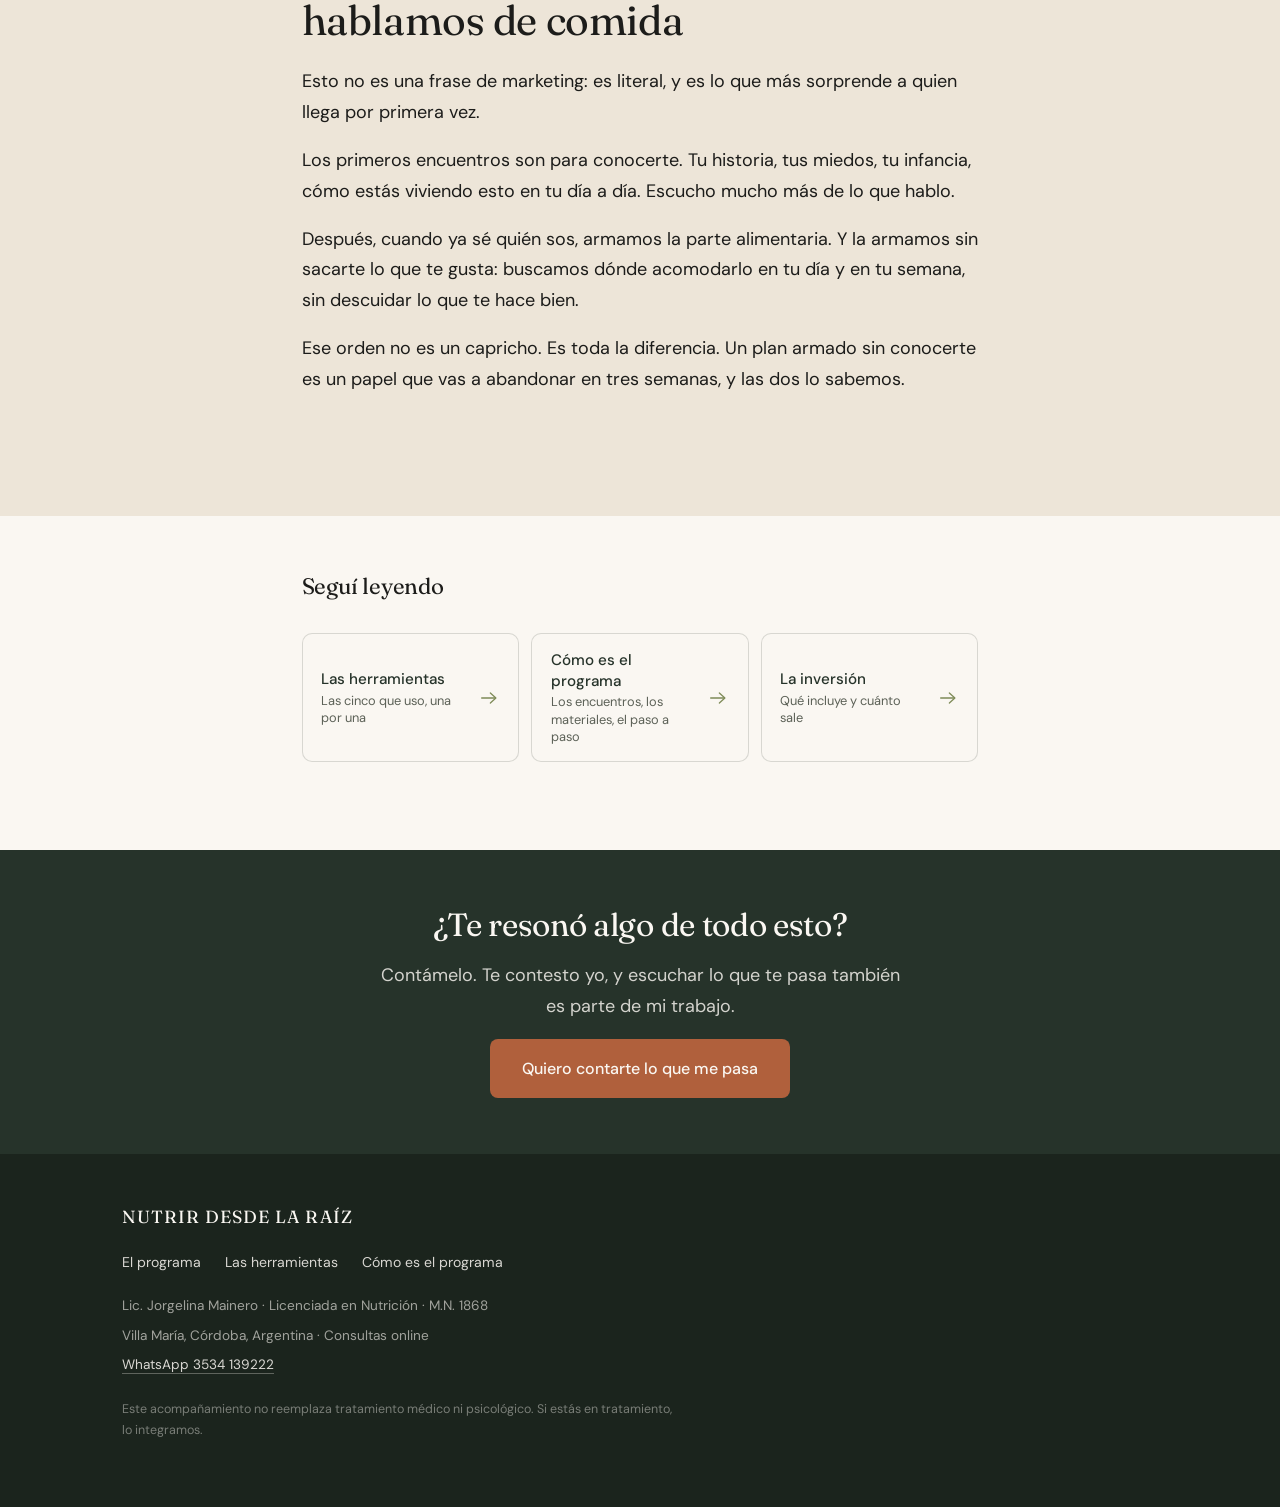
<file: metodologia.html>
<!DOCTYPE html>
<html lang="es-AR">
<head>
<meta charset="UTF-8">
<meta name="viewport" content="width=device-width, initial-scale=1">
<title>La mirada — Nutrir desde la Raíz</title>
<meta name="description" content="Qué significa una mirada integral y sistémica de la alimentación, y por qué la comida casi nunca es la causa. Lic. Jorgelina Mainero.">
<link rel="preconnect" href="https://fonts.googleapis.com">
<link rel="preconnect" href="https://fonts.gstatic.com" crossorigin>
<link href="https://fonts.googleapis.com/css2?family=Fraunces:opsz,wght@9..144,300;9..144,400;9..144,500&family=DM+Sans:wght@400;500&display=swap" rel="stylesheet">
<link rel="stylesheet" href="estilos.css">
</head>
<body>

<svg width="0" height="0" style="position:absolute" aria-hidden="true" focusable="false"><defs>
<symbol id="i-arrow" viewBox="0 0 24 24"><path d="M4 12h15"/><path d="m13.5 6.5 6 5.5-6 5.5"/></symbol>
<symbol id="i-down" viewBox="0 0 24 24"><path d="M12 5v13"/><path d="m6.5 12.5 5.5 6 5.5-6"/></symbol>
<symbol id="i-eye" viewBox="0 0 24 24"><path d="M2.5 12S6 5.8 12 5.8 21.5 12 21.5 12 18 18.2 12 18.2 2.5 12 2.5 12z"/><circle cx="12" cy="12" r="3"/></symbol>
<symbol id="i-nodes" viewBox="0 0 24 24"><circle cx="12" cy="5" r="2.2"/><circle cx="5" cy="18" r="2.2"/><circle cx="19" cy="18" r="2.2"/><path d="M10.7 6.9 6.3 16.1M13.3 6.9l4.4 9.2M7.2 18h9.6"/></symbol>
</defs></svg>

<div id="prog"></div>

<div id="bar">
  <div>
    <a class="bmark" href="index.html">Raíz</a>
    <div class="bsub">Lic. Jorgelina Mainero</div>
  </div>
  <nav class="barnav"><a href="el-programa.html">Cómo es el programa</a><a href="metodologia.html" class="act">La mirada</a><a href="herramientas.html">Las herramientas</a><a href="index.html#inversion">La inversión</a></nav>
  <a class="btn btn-sm" href="https://wa.me/5493534139222?text=Hola%20Jorgelina%21%20Estoy%20leyendo%20sobre%20tu%20forma%20de%20trabajar%20y%20quiero%20hablar%20con%20vos." target="_blank" rel="noopener">Escribirme</a>
</div>

<div class="phead">
  <div class="wrap narrow">
    <a class="volver" href="index.html"><svg class="ic"><use href="#i-arrow"/></svg>Volver al programa</a>
    <div class="eyebrow">La metodología</div>
    <h1>Una mirada integral y sistémica</h1>
    <p>Qué quiere decir eso en concreto, por qué la comida casi nunca es la causa, y cómo cambia todo cuando mirás desde otro lado.</p>
  </div>
</div>

<section class="s-hueso">
  <div class="wrap narrow rv">
    <h2>Empecemos por lo obvio</h2>
    <p style="margin-top:1.3rem">Vos ya sabés qué tenés que comer. Lo sabés desde hace años. Podrías dar una charla sobre eso.</p>
    <p>Entonces, si la información estuviera, el problema estaría resuelto. Y no lo está.</p>
    <p>Eso significa una sola cosa: <strong>lo que falla no es lo que sabés, es lo que te pasa.</strong> Y a lo que te pasa no se llega con un plan alimentario, porque un plan alimentario no está diseñado para llegar ahí.</p>
    <p>Toda mi forma de trabajar sale de esa observación, repetida durante veinticinco años en el consultorio.</p>
  </div>
</section>

<section class="s-arena">
  <div class="wrap narrow rv">
    <div style="display:flex;gap:.9rem;align-items:center;margin-bottom:1rem">
      <svg class="ic" style="width:28px;height:28px;color:var(--oliva)"><use href="#i-eye"/></svg>
      <div class="eyebrow" style="margin:0">Primera parte</div>
    </div>
    <h2>Qué quiere decir integral</h2>
    <p style="margin-top:1.3rem">Quiere decir que no te miro como un cuerpo que come mal.</p>
    <p>Cuando alguien llega a mi consulta, lo que menos me apura es la comida. Antes quiero saber cómo dormís. Cómo te hablás cuando estás sola. Qué te pasa un domingo a la tarde. En qué momento del día aparece la ansiedad y qué estaba ocurriendo justo antes. Cómo te mirás. Qué te decís frente al espejo.</p>
    <p>Todo eso no es "contexto". Es el tema.</p>
    <p>Porque la conducta con la comida no se explica desde la comida. Se explica desde ahí. Y mientras no mires ahí, cada plan que armes va a chocar contra lo mismo, una y otra vez.</p>
    <blockquote class="quote">Tu relación con la comida es un espejo de tu relación con la vida.</blockquote>
  </div>
</section>

<section class="s-hueso">
  <div class="wrap narrow rv">
    <div style="display:flex;gap:.9rem;align-items:center;margin-bottom:1rem">
      <svg class="ic" style="width:28px;height:28px;color:var(--oliva)"><use href="#i-nodes"/></svg>
      <div class="eyebrow" style="margin:0">Segunda parte</div>
    </div>
    <h2>Qué quiere decir sistémica</h2>
    <p style="margin-top:1.3rem">Quiere decir que no te miro sola.</p>
    <p>Nadie construye su vínculo con la comida en el aire. Se construye en una mesa, en una cocina, en una casa, con gente alrededor. Con frases que escuchaste mil veces sin registrarlas: <em>no se deja nada en el plato</em>, <em>cuando estés triste comé algo dulce</em>, <em>estás muy flaca</em>, <em>estás muy gorda</em>, <em>eso no se toca</em>.</p>
    <p>Muchas de las cosas que hoy hacés con la comida no las elegiste. Las aprendiste. Y algunas ni siquiera empezaron con vos: venían de antes, de tu mamá, de tu abuela, de una historia familiar que se transmite sin que nadie la nombre.</p>
    <p>Eso es lo que mira una perspectiva sistémica: el lugar que ocupás dentro de tu historia, y qué estás sosteniendo sin haberlo pedido.</p>
    <div style="background:var(--arena);border-radius:12px;padding:1.5rem;border-left:3px solid var(--oliva)">
      <p style="margin:0;font-size:.98rem;line-height:1.65">Cuando alguien ve esto por primera vez, casi siempre pasa lo mismo: se le afloja algo. Porque durante años creyó que le faltaba carácter, y de golpe entiende que estaba cargando algo que no era suyo.</p>
    </div>
  </div>
</section>

<section class="s-verde">
  <div class="wrap narrow rv">
    <div class="eyebrow">Cómo se ordena todo esto</div>
    <h2>Tres capas, y solo una se ve</h2>
    <p style="margin-top:1.3rem">Cuando mirás tu alimentación, ves la superficie. Debajo hay dos capas más, y la de más abajo es la que gobierna a las otras dos.</p>

    <div class="capas">
      <div class="capa c1">
        <div class="t">Lo que se ve</div>
        <div class="d">La comida, el peso, lo que marca la balanza, lo que comiste anoche.</div>
        <div class="w">Acá trabaja una dieta. Y acá se queda.</div>
      </div>
      <div class="capaflecha"><svg class="ic" style="width:20px;height:20px"><use href="#i-down"/></svg></div>
      <div class="capa c2">
        <div class="t">Debajo</div>
        <div class="d">La ansiedad, la culpa, el enojo, el cansancio. Lo que sentís y no sabés dónde poner, y que termina yendo a parar a la comida porque la comida siempre está disponible.</div>
      </div>
      <div class="capaflecha"><svg class="ic" style="width:20px;height:20px"><use href="#i-down"/></svg></div>
      <div class="capa c3">
        <div class="t">La raíz</div>
        <div class="d">Tu historia. Lo que aprendiste, lo que viviste y lo que heredaste sin elegirlo.</div>
        <div class="w">Acá trabajamos nosotras.</div>
      </div>
    </div>

    <p>Un plan alimentario opera en la primera capa. Por eso funciona mientras te alcanza la fuerza, y por eso deja de funcionar cuando la fuerza se termina: la causa nunca fue tocada.</p>
    <p>Cuando trabajás en la tercera, no tenés que sostener nada con voluntad. Las decisiones cambian solas, porque cambió el lugar desde donde las tomás.</p>
  </div>
</section>

<section class="s-hueso">
  <div class="wrap narrow rv">
    <div class="eyebrow">La pregunta que ordena todo</div>
    <h2>No es "por qué". Es "para qué".</h2>
    <p style="margin-top:1.3rem">Hay una diferencia enorme entre estas dos preguntas, y es la que más rápido cambia la conversación en consulta.</p>
    <p><strong>"¿Por qué me pasa lo que me pasa?"</strong> busca un culpable. Casi siempre termina en vos: porque soy ansiosa, porque no tengo voluntad, porque soy un desastre. Es una pregunta que te deja donde ya estabas, pero con más culpa encima.</p>
    <p><strong>"¿Para qué me pasa lo que me pasa?"</strong> busca una función. Y todo lo que se repite tanto tiempo, se repite porque cumple una función. Te está tapando algo, te está protegiendo de algo, te está sosteniendo en algún lado.</p>
    <p>Cuando encontrás esa función, dejás de pelear con el síntoma. Y ahí recién se puede empezar a cambiar de verdad.</p>
    <blockquote class="quote">Lo que se repite no es un defecto tuyo. Es un mensaje que todavía no leíste.</blockquote>
  </div>
</section>

<section class="s-arena">
  <div class="wrap narrow rv">
    <div class="eyebrow">Cómo se ve en la práctica</div>
    <h2>Recién en la tercera consulta hablamos de comida</h2>
    <p style="margin-top:1.3rem">Esto no es una frase de marketing: es literal, y es lo que más sorprende a quien llega por primera vez.</p>
    <p>Los primeros encuentros son para conocerte. Tu historia, tus miedos, tu infancia, cómo estás viviendo esto en tu día a día. Escucho mucho más de lo que hablo.</p>
    <p>Después, cuando ya sé quién sos, armamos la parte alimentaria. Y la armamos sin sacarte lo que te gusta: buscamos dónde acomodarlo en tu día y en tu semana, sin descuidar lo que te hace bien.</p>
    <p>Ese orden no es un capricho. Es toda la diferencia. Un plan armado sin conocerte es un papel que vas a abandonar en tres semanas, y las dos lo sabemos.</p>
  </div>
</section>

<section class="s-hueso" style="padding-top:3.5rem;padding-bottom:3.5rem">
  <div class="wrap narrow rv">
    <h3 style="margin-bottom:1.2rem">Seguí leyendo</h3>
    <div class="mas">
      <a href="herramientas.html"><span class="tx">Las herramientas<em>Las cinco que uso, una por una</em></span><svg class="ic"><use href="#i-arrow"/></svg></a>
      <a href="el-programa.html"><span class="tx">Cómo es el programa<em>Los encuentros, los materiales, el paso a paso</em></span><svg class="ic"><use href="#i-arrow"/></svg></a>
      <a href="index.html#inversion"><span class="tx">La inversión<em>Qué incluye y cuánto sale</em></span><svg class="ic"><use href="#i-arrow"/></svg></a>
    </div>
  </div>
</section>

<section class="s-verde" style="padding-top:3.5rem;padding-bottom:3.5rem">
  <div class="wrap narrow rv" style="text-align:center">
    <h2 style="font-size:clamp(1.4rem,3.6vw,2rem)">¿Te resonó algo de todo esto?</h2>
    <p style="margin-top:1rem;max-width:520px;margin-left:auto;margin-right:auto">Contámelo. Te contesto yo, y escuchar lo que te pasa también es parte de mi trabajo.</p>
    <a class="btn" href="https://wa.me/5493534139222?text=Hola%20Jorgelina%21%20Le%C3%AD%20sobre%20tu%20mirada%20integral%20y%20sist%C3%A9mica%20y%20me%20reson%C3%B3%20mucho.%20Quiero%20contarte%20mi%20caso." target="_blank" rel="noopener">Quiero contarte lo que me pasa</a>
  </div>
</section>

<footer>
  <div class="wrap">
    <div class="fm">Nutrir desde la Raíz</div>
    <div class="fnav">
      <a href="index.html">El programa</a>
      <a href="herramientas.html">Las herramientas</a>
      <a href="el-programa.html">Cómo es el programa</a>
    </div>
    <p style="margin-bottom:.4rem">Lic. Jorgelina Mainero · Licenciada en Nutrición · M.N. 1868</p>
    <p style="margin-bottom:.4rem">Villa María, Córdoba, Argentina · Consultas online</p>
    <p><a href="https://wa.me/5493534139222?text=Hola%20Jorgelina%21%20Te%20escribo%20desde%20la%20p%C3%A1gina%20de%20la%20metodolog%C3%ADa." target="_blank" rel="noopener">WhatsApp 3534 139222</a></p>
    <p class="legal">Este acompañamiento no reemplaza tratamiento médico ni psicológico. Si estás en tratamiento, lo integramos.</p>
  </div>
</footer>

<script src="comun.js"></script>
</body>
</html>
</file>
<file: estilos.css>
:root{
  --verde:#26332A; --verde-2:#1B241D; --oliva:#7E8B58; --oliva-claro:#9BA778;
  --hueso:#FAF7F2; --arena:#EDE5D8; --terra:#B0603C; --terra-h:#9A5233;
  --tinta:#1C1C1A; --gris:#5C6157;
  --serif:'Fraunces',Georgia,serif; --sans:'DM Sans',system-ui,-apple-system,sans-serif;
  --max:1080px;
}
*{box-sizing:border-box;margin:0;padding:0}
html{scroll-behavior:smooth;-webkit-text-size-adjust:100%;overflow-x:hidden}
body{font-family:var(--sans);background:var(--hueso);color:var(--tinta);font-size:18px;line-height:1.7;-webkit-font-smoothing:antialiased;overflow-x:hidden}
img{max-width:100%;display:block}
h1,h2,h3{font-family:var(--serif);font-weight:400;line-height:1.18;letter-spacing:-0.01em}
h1{font-size:clamp(2rem,6.2vw,3.4rem)}
h2{font-size:clamp(1.65rem,4.6vw,2.6rem)}
h3{font-size:clamp(1.15rem,2.4vw,1.4rem);line-height:1.3}
p{margin-bottom:1.1rem}
a{color:inherit}
.ic{width:22px;height:22px;stroke:currentColor;fill:none;stroke-width:1.4;stroke-linecap:round;stroke-linejoin:round;display:block;flex:0 0 auto}
.ic-fill{fill:currentColor;stroke:none}

#prog{position:fixed;top:0;left:0;height:3px;width:0;background:var(--oliva);z-index:200;transition:width .1s linear}

#bar{position:fixed;z-index:150;background:var(--verde);color:var(--hueso);width:100%;left:0;display:flex;align-items:center;justify-content:space-between;gap:1rem;padding:.7rem 1.1rem;box-shadow:0 -6px 24px rgba(28,28,26,.14)}
#bar .bmark{font-family:var(--serif);font-size:1.05rem;letter-spacing:.06em;text-transform:uppercase;text-decoration:none;display:block}
#bar .bsub{display:none;font-size:.78rem;color:rgba(250,247,242,.6);letter-spacing:.08em;text-transform:uppercase}
@media(max-width:719px){#bar{bottom:0;top:auto;padding-bottom:calc(.7rem + env(safe-area-inset-bottom,0px))}#bar .bmark{font-size:.95rem}}
@media(min-width:720px){#bar{top:0;bottom:auto;padding:.85rem 2rem}#bar .bsub{display:block}body{padding-top:60px}}

[id]{scroll-margin-top:84px}
.wrap{max-width:var(--max);margin:0 auto;padding:0 1.35rem}
.narrow{max-width:720px;margin:0 auto}
section{padding:4.5rem 0}
@media(min-width:720px){section{padding:6.5rem 0}}
.s-hueso{background:var(--hueso)}
.s-arena{background:var(--arena)}
.s-verde{background:var(--verde);color:var(--hueso)}
.s-verde h2,.s-verde h3{color:var(--hueso)}
.s-verde p{color:rgba(250,247,242,.82)}

.eyebrow{font-size:.72rem;letter-spacing:.18em;text-transform:uppercase;color:var(--oliva);font-weight:500;margin-bottom:1rem}
.s-verde .eyebrow{color:var(--oliva-claro)}
.lead{font-size:1.12rem;color:var(--gris)}
.s-verde .lead{color:rgba(250,247,242,.78)}

.btn{display:inline-block;background:var(--terra);color:var(--hueso);padding:1rem 2rem;border-radius:8px;text-decoration:none;font-weight:500;font-size:1rem;transition:background .2s,transform .15s;border:none;cursor:pointer;text-align:center}
.btn:hover{background:var(--terra-h);transform:translateY(-1px)}
.btn-sm{padding:.72rem 1.35rem;font-size:.9rem}
.btn-ghost{background:transparent;color:var(--tinta);border:1px solid rgba(28,28,26,.28)}
.btn-ghost:hover{background:rgba(28,28,26,.05);color:var(--tinta)}
.s-verde .btn-ghost{color:var(--hueso);border-color:rgba(250,247,242,.4)}
.s-verde .btn-ghost:hover{background:rgba(250,247,242,.08);color:var(--hueso)}
.micro{font-size:.85rem;color:var(--gris);margin-top:.75rem}
.s-verde .micro{color:rgba(250,247,242,.6)}
.tlink{display:inline-block;color:var(--terra);text-decoration:none;border-bottom:1px solid rgba(176,96,60,.35);padding-bottom:2px;font-size:1rem;transition:border-color .2s}
.tlink:hover{border-color:var(--terra)}

/* navegacion a las otras paginas */
.barnav{display:none;gap:1.5rem;margin-right:auto;margin-left:2rem}
.barnav a{text-decoration:none;font-size:.86rem;color:rgba(250,247,242,.72);transition:color .2s;white-space:nowrap}
.barnav a:hover{color:var(--oliva-claro)}
.barnav a.act{color:var(--hueso)}
@media(min-width:1000px){.barnav{display:flex}}

.pills{display:flex;flex-wrap:wrap;gap:.5rem;margin-top:1.8rem}
.pills a{display:inline-flex;align-items:center;gap:.4rem;text-decoration:none;font-size:.85rem;color:var(--verde);background:var(--arena);border:1px solid rgba(38,51,42,.14);border-radius:100px;padding:.5rem 1rem;transition:border-color .2s,background .2s}
.pills a:hover{border-color:var(--oliva);background:#e6dccc}
.pills a .ic{width:15px;height:15px;color:var(--oliva)}
@media(min-width:1000px){.pills{display:none}}

/* enlaces a paginas internas */
.mas{display:grid;gap:.75rem;margin:2rem 0}
@media(min-width:720px){.mas{grid-template-columns:repeat(3,1fr)}}
.mas a{display:flex;align-items:center;justify-content:space-between;gap:1rem;text-decoration:none;background:var(--hueso);border:1px solid rgba(38,51,42,.16);border-radius:10px;padding:1rem 1.15rem;transition:border-color .2s,transform .15s}
.mas a:hover{border-color:var(--oliva);transform:translateY(-2px)}
.mas a .tx{font-size:.95rem;line-height:1.35;color:var(--verde);font-weight:500}
.mas a .tx em{display:block;font-style:normal;font-size:.8rem;color:var(--gris);font-weight:400;margin-top:.15rem}
.mas a .ic{color:var(--oliva)}
.s-verde .mas a{background:rgba(250,247,242,.06);border-color:rgba(250,247,242,.18)}
.s-verde .mas a .tx{color:var(--hueso)}
.s-verde .mas a .tx em{color:rgba(250,247,242,.55)}
.s-verde .mas a:hover{border-color:var(--oliva-claro)}

.volver{display:inline-flex;align-items:center;gap:.5rem;text-decoration:none;font-size:.88rem;color:var(--gris);margin-bottom:1.6rem;transition:color .2s}
.volver:hover{color:var(--terra)}
.volver .ic{width:17px;height:17px;transform:rotate(180deg)}

/* hero */
#hero{padding-top:3.2rem;background:var(--hueso)}
@media(min-width:720px){#hero{padding-top:5.5rem}}
.hgrid{display:grid;gap:2.4rem;align-items:center}
@media(min-width:860px){.hgrid{grid-template-columns:1.05fr .95fr;gap:3.5rem}}
.hphoto{border-radius:14px;overflow:hidden;background:var(--arena);aspect-ratio:4/5;max-height:560px;width:100%}
.hphoto img{width:100%;height:100%;object-fit:cover;object-position:center 18%}
.creds{display:flex;flex-wrap:wrap;gap:.5rem 1.4rem;margin-top:2.2rem;padding-top:1.3rem;border-top:1px solid rgba(38,51,42,.14);font-size:.83rem;color:var(--gris)}
.audio{display:flex;align-items:center;gap:1rem;background:var(--arena);border:1px solid rgba(38,51,42,.14);border-radius:14px;padding:1rem 1.15rem;margin-top:1.7rem;cursor:pointer;max-width:430px;transition:border-color .2s,box-shadow .2s;-webkit-tap-highlight-color:transparent}
.audio:hover{border-color:rgba(38,51,42,.34);box-shadow:0 6px 20px rgba(28,28,26,.07)}
.audio .ico{width:52px;height:52px;border-radius:50%;background:var(--terra);color:var(--hueso);display:flex;align-items:center;justify-content:center;flex:0 0 52px;border:none;padding:0;cursor:pointer;transition:background .2s,transform .15s}
.audio:hover .ico{background:var(--terra-h);transform:scale(1.04)}
.audio .ico .ic{width:20px;height:20px}
.audio .atx{flex:1;min-width:0}
.audio .al{display:block;font-size:.9rem;font-weight:500;color:var(--verde);line-height:1.35}
.audio .abar{height:4px;border-radius:3px;background:rgba(38,51,42,.15);margin-top:.6rem;overflow:hidden}
.audio .abar i{display:block;height:100%;width:0;background:var(--terra);border-radius:3px;transition:width .15s linear}
.audio .at{display:block;font-size:.74rem;color:var(--gris);margin-top:.34rem;letter-spacing:.04em;font-variant-numeric:tabular-nums}

/* testimonios reales */
.tst{display:grid;gap:1.4rem;align-items:center;margin-top:0}
@media(min-width:760px){.tst{grid-template-columns:280px 1fr;gap:2.2rem}}
.tst .shot{border-radius:12px;overflow:hidden;border:1px solid rgba(38,51,42,.14);box-shadow:0 8px 24px rgba(28,28,26,.12);max-width:280px;margin:0 auto;width:100%;background:var(--hueso)}
.s-verde .tst .shot{border-color:rgba(250,247,242,.18)}
.tst .real{display:inline-flex;align-items:center;gap:.5rem;font-size:.68rem;letter-spacing:.14em;text-transform:uppercase;color:var(--oliva);font-weight:500;margin-bottom:.8rem}
.s-verde .tst .real{color:var(--oliva-claro)}
.tst .real .ic{width:14px;height:14px}
.tst .say{font-family:var(--serif);font-size:clamp(1.2rem,2.6vw,1.55rem);line-height:1.32;color:var(--verde)}
.s-verde .tst .say{color:var(--hueso)}
.tst .who{font-size:.82rem;color:var(--gris);margin:.9rem 0 0;line-height:1.5}
.s-verde .tst .who{color:rgba(250,247,242,.6)}
@media(max-width:759px){.tst .shot{max-width:230px}}

/* tarjeta de frases textuales */
.frases{background:var(--hueso);border:1px solid rgba(38,51,42,.13);border-radius:16px;padding:2rem 1.8rem;margin:2.8rem auto 0;max-width:720px}
.frases .fq{font-family:var(--serif);font-size:1.12rem;line-height:1.45;color:var(--verde);padding-left:1.15rem;border-left:2px solid var(--oliva);margin-bottom:1.35rem}
.frases .fq:last-of-type{margin-bottom:0}
.frases .pie{font-size:.82rem;color:var(--gris);margin:1.7rem 0 0;padding-top:1.25rem;border-top:1px solid rgba(38,51,42,.1);line-height:1.55}
@media(max-width:719px){.frases{padding:1.5rem 1.25rem}.frases .fq{font-size:1.02rem;padding-left:.95rem}}

/* cabecera de pagina interna */
.phead{background:var(--verde);color:var(--hueso);padding:2.6rem 0 3.2rem}
@media(min-width:720px){.phead{padding:3.6rem 0 4.4rem}}
.phead .volver{color:rgba(250,247,242,.6)}
.phead .volver:hover{color:var(--oliva-claro)}
.phead h1{color:var(--hueso);font-size:clamp(1.9rem,5.4vw,3rem)}
.phead p{color:rgba(250,247,242,.75);margin-top:1.1rem;margin-bottom:0;font-size:1.08rem}
.phead .eyebrow{color:var(--oliva-claro)}

.check{list-style:none;display:grid;gap:.9rem;margin:2.2rem 0}
.check li{display:flex;gap:.9rem;align-items:flex-start;background:var(--hueso);border-radius:10px;padding:1.05rem 1.2rem;font-size:1.02rem;line-height:1.55}
.check .dot{flex:0 0 20px;height:20px;width:20px;border-radius:5px;border:1.5px solid var(--oliva);margin-top:.22rem}
@media(min-width:720px){.check{grid-template-columns:1fr 1fr;gap:1rem}}

.quote{font-family:var(--serif);font-size:clamp(1.4rem,3.4vw,2rem);line-height:1.32;color:var(--hueso);border-left:2px solid var(--oliva);padding-left:1.5rem;margin:2.5rem 0}
.s-hueso .quote,.s-arena .quote{color:var(--verde)}

.cmp{display:grid;border:1px solid rgba(38,51,42,.16);border-radius:12px;overflow:hidden;margin:2.2rem auto;background:var(--hueso)}
.cmp .row{display:grid;grid-template-columns:1fr 1fr;border-bottom:1px solid rgba(38,51,42,.12)}
.cmp .row:last-child{border-bottom:none}
.cmp .c{padding:1rem 1.1rem;font-size:.95rem;line-height:1.5}
.cmp .c:first-child{color:var(--gris);border-right:1px solid rgba(38,51,42,.12)}
.cmp .c:last-child{color:var(--verde);font-weight:500;background:rgba(126,139,88,.07)}
.cmp .head .c{font-family:var(--serif);font-size:.95rem;letter-spacing:.06em;text-transform:uppercase;background:var(--verde);color:var(--hueso);font-weight:400}
.cmp .head .c:last-child{background:var(--verde);color:var(--oliva-claro)}

/* antes / despues */
.ad{display:grid;gap:.7rem;margin:2.4rem auto}
.ad .p{display:grid;grid-template-columns:1fr 30px 1fr;align-items:center;gap:.5rem;background:var(--hueso);border-radius:10px;padding:.95rem 1rem;border:1px solid rgba(38,51,42,.1)}
.ad .p .x{font-size:.95rem;line-height:1.45;color:var(--gris)}
.ad .p .y{font-size:.95rem;line-height:1.45;color:var(--verde);font-weight:500}
.ad .p .ar{display:flex;justify-content:center;color:var(--oliva)}
.ad .hd{display:grid;grid-template-columns:1fr 30px 1fr;gap:.5rem;padding:0 1rem;font-size:.72rem;letter-spacing:.16em;text-transform:uppercase;color:var(--oliva)}
.ad .hd span:last-child{color:var(--verde)}

/* capas */
.capas{margin:2.4rem auto;max-width:560px}
.capa{border-radius:10px;padding:1.05rem 1.2rem;margin-bottom:.45rem;border-left:3px solid}
.capa .t{font-size:.72rem;letter-spacing:.16em;text-transform:uppercase;margin-bottom:.3rem}
.capa .d{font-size:.97rem;line-height:1.5}
.capa .w{font-size:.82rem;margin-top:.45rem;font-style:italic}
.c1{background:rgba(250,247,242,.07);border-color:rgba(250,247,242,.3)}
.c1 .t{color:rgba(250,247,242,.55)}.c1 .d{color:rgba(250,247,242,.8)}.c1 .w{color:rgba(250,247,242,.45)}
.c2{background:rgba(126,139,88,.16);border-color:var(--oliva)}
.c2 .t{color:var(--oliva-claro)}.c2 .d{color:rgba(250,247,242,.88)}
.c3{background:rgba(126,139,88,.3);border-color:var(--oliva-claro)}
.c3 .t{color:var(--oliva-claro)}.c3 .d{color:var(--hueso);font-weight:500}.c3 .w{color:var(--oliva-claro)}
.capaflecha{display:flex;justify-content:center;color:rgba(250,247,242,.3);margin:.15rem 0 .6rem}
/* variante clara para paginas internas */
.capas-luz .c1{background:rgba(28,28,26,.05);border-color:rgba(28,28,26,.2)}
.capas-luz .c1 .t{color:var(--gris)}.capas-luz .c1 .d{color:var(--gris)}.capas-luz .c1 .w{color:var(--gris)}
.capas-luz .c2{background:rgba(126,139,88,.15);border-color:var(--oliva)}
.capas-luz .c2 .t{color:var(--oliva)}.capas-luz .c2 .d{color:var(--tinta)}
.capas-luz .c3{background:var(--verde);border-color:var(--oliva-claro)}
.capas-luz .c3 .t{color:var(--oliva-claro)}.capas-luz .c3 .d{color:var(--hueso)}.capas-luz .c3 .w{color:var(--oliva-claro)}
.capas-luz .capaflecha{color:rgba(28,28,26,.25)}

/* timeline */
.tl{display:grid;gap:1rem;margin:2.6rem 0}
@media(min-width:820px){.tl{grid-template-columns:repeat(5,1fr);gap:.8rem}}
.tl .st{background:var(--arena);border-radius:12px;padding:1.3rem 1.2rem;border-top:3px solid var(--oliva)}
.tl .st .n{font-family:var(--serif);font-size:.78rem;letter-spacing:.14em;text-transform:uppercase;color:var(--oliva);margin-bottom:.5rem}
.tl .st h3{font-size:1.05rem;margin-bottom:.5rem}
.tl .st p{font-size:.88rem;line-height:1.5;color:var(--gris);margin:0}

/* cards */
.cards{display:grid;gap:1rem;margin:2.6rem 0}
@media(min-width:640px){.cards{grid-template-columns:1fr 1fr}}
@media(min-width:900px){.cards{grid-template-columns:repeat(3,1fr)}}
.card{background:rgba(250,247,242,.06);border:1px solid rgba(250,247,242,.14);border-radius:12px;padding:1.4rem 1.3rem}
.card .k{display:flex;align-items:center;justify-content:space-between;gap:1rem;font-family:var(--serif);font-size:.75rem;letter-spacing:.14em;text-transform:uppercase;color:var(--oliva-claro);margin-bottom:.8rem}
.card .k .ic{width:26px;height:26px;color:var(--oliva-claro)}
.card h3{font-size:1.08rem;margin-bottom:.45rem;color:var(--hueso)}
.card p{font-size:.9rem;line-height:1.55;color:rgba(250,247,242,.7);margin:0}
.card-luz{background:var(--hueso);border-color:rgba(38,51,42,.14)}
.card-luz .k,.card-luz .k .ic{color:var(--oliva)}
.card-luz h3{color:var(--verde)}
.card-luz p{color:var(--gris)}

/* metodo */
.mgrid{display:grid;gap:2.4rem;align-items:start}
@media(min-width:880px){.mgrid{grid-template-columns:.92fr 1.08fr;gap:3.2rem}}
.mphoto{border-radius:14px;overflow:hidden;background:var(--arena);aspect-ratio:3/4;max-height:540px}
.mphoto img{width:100%;height:100%;object-fit:cover;object-position:center 30%}
.tools{display:grid;gap:.75rem;margin:1.8rem 0}
.tool{background:var(--arena);border-radius:10px;padding:1rem 1.15rem;display:flex;gap:.9rem;align-items:flex-start}
.tool .ic{color:var(--oliva);margin-top:.15rem}
.tool strong{display:block;font-family:var(--serif);font-size:1.02rem;font-weight:500;margin-bottom:.2rem;color:var(--verde)}
.tool span{font-size:.9rem;color:var(--gris);line-height:1.5;display:block}

/* herramienta extendida */
.herr{background:var(--hueso);border:1px solid rgba(38,51,42,.14);border-radius:14px;padding:1.7rem 1.6rem;margin-bottom:1.1rem}
.herr .top{display:flex;gap:1rem;align-items:flex-start;margin-bottom:1rem}
.herr .top .ic{width:30px;height:30px;color:var(--oliva);margin-top:.15rem}
.herr h3{color:var(--verde);margin-bottom:.2rem}
.herr .sub{font-size:.82rem;letter-spacing:.12em;text-transform:uppercase;color:var(--oliva)}
.herr p{font-size:.98rem;line-height:1.65;color:var(--gris)}
.herr p:last-child{margin-bottom:0}
.herr .en{background:var(--arena);border-radius:8px;padding:.85rem 1rem;font-size:.9rem;line-height:1.55;color:var(--verde);margin-top:1rem}
.herr .en b{font-weight:500}

/* galeria de materiales */
.gal{display:grid;gap:1.1rem;margin:2.4rem 0}
@media(min-width:640px){.gal{grid-template-columns:1fr 1fr}}
.gitem{background:var(--hueso);border:1px solid rgba(38,51,42,.14);border-radius:14px;overflow:hidden}
.gitem .fr{background:var(--arena);aspect-ratio:1/1;display:flex;align-items:center;justify-content:center;overflow:hidden;padding:1.4rem}
.gitem .fr img{width:100%;height:100%;object-fit:contain;border-radius:3px;box-shadow:0 10px 30px rgba(28,28,26,.22),0 2px 6px rgba(28,28,26,.12)}
@media(min-width:640px){.gitem.ancho{grid-column:1/-1}.gitem.ancho .fr{aspect-ratio:16/8.5}}

/* ventana de videollamada */
.vcall{background:#151C16;border-radius:14px;overflow:hidden;box-shadow:0 18px 44px rgba(28,28,26,.28);max-width:520px}
.vcall .tb{height:36px;display:flex;align-items:center;gap:7px;padding:0 14px;background:rgba(250,247,242,.06)}
.vcall .tb i{width:9px;height:9px;border-radius:50%;background:rgba(250,247,242,.22);display:block}
.vcall .tb b{margin-left:auto;font-size:.72rem;font-weight:400;letter-spacing:.1em;text-transform:uppercase;color:rgba(250,247,242,.4)}
.vcall .scr{position:relative;aspect-ratio:4/3;background:#0E140F}
.vcall .scr img{width:100%;height:100%;object-fit:cover;object-position:center 22%}
.vcall .nm{position:absolute;left:14px;bottom:14px;background:rgba(14,20,15,.7);color:#FAF7F2;font-size:.8rem;padding:.35rem .75rem;border-radius:7px;display:flex;gap:.45rem;align-items:center}
.vcall .nm .ic{width:14px;height:14px;color:var(--oliva-claro)}
.vcall .ft{display:flex;gap:.5rem;justify-content:center;padding:.85rem;background:rgba(250,247,242,.04)}
.vcall .ft span{width:32px;height:32px;border-radius:50%;background:rgba(250,247,242,.1);display:flex;align-items:center;justify-content:center;color:rgba(250,247,242,.55)}
.vcall .ft span.rojo{background:rgba(176,96,60,.75);color:var(--hueso)}
.vcall .ft span .ic{width:15px;height:15px}
.vcaption{font-size:.85rem;color:var(--gris);margin-top:.85rem;max-width:520px;line-height:1.55}

/* tira de materiales sin foto */
.tira{display:grid;gap:.8rem;margin-top:1.2rem}
@media(min-width:720px){.tira{grid-template-columns:repeat(3,1fr)}}
.tira .it{background:var(--arena);border-radius:12px;padding:1.3rem 1.25rem}
.tira .it .ic{color:var(--oliva);margin-bottom:.7rem}
.tira .it h3{font-size:1.02rem;color:var(--verde);margin-bottom:.35rem}
.tira .it p{font-size:.9rem;line-height:1.55;color:var(--gris);margin:0}
.gitem.vacio .fr{border:1px dashed rgba(38,51,42,.28);background:repeating-linear-gradient(45deg,rgba(38,51,42,.03),rgba(38,51,42,.03) 10px,transparent 10px,transparent 20px)}
.gitem .ph{display:none;text-align:center;padding:1rem;font-size:.82rem;color:var(--gris);line-height:1.5}
.gitem.vacio .ph{display:block}
.gitem .tx{padding:1.1rem 1.2rem}
.gitem .tx h3{font-size:1.05rem;color:var(--verde);margin-bottom:.35rem}
.gitem .tx p{font-size:.9rem;line-height:1.55;color:var(--gris);margin:0}

/* precio */
.price{background:var(--verde-2);border-radius:16px;padding:2rem 1.6rem;margin:2.4rem auto}
@media(min-width:720px){.price{padding:2.8rem 2.6rem}}
.nota{font-size:.85rem;line-height:1.55;color:rgba(250,247,242,.5);margin:1.4rem 0 .2rem;padding-left:.85rem;border-left:2px solid rgba(250,247,242,.18)}
.stack{margin:1.1rem 0 0}
.stack .r{display:flex;justify-content:space-between;align-items:flex-start;gap:1rem;padding:.62rem 0;border-bottom:1px solid rgba(250,247,242,.08)}
.stack .r .n{font-size:.92rem;line-height:1.45;color:rgba(250,247,242,.72)}
.stack .r .n em{display:block;font-style:normal;font-size:.78rem;color:rgba(250,247,242,.4);margin-top:.1rem}
.stack .r .v{font-size:.88rem;color:rgba(250,247,242,.42);white-space:nowrap;font-variant-numeric:tabular-nums}
.stack .tt{display:flex;justify-content:space-between;align-items:baseline;gap:1rem;padding:.9rem 0 0;border-bottom:none}
.stack .tt .n{font-size:.88rem;color:rgba(250,247,242,.5)}
.stack .tt .v{font-size:1.05rem;color:rgba(250,247,242,.45);white-space:nowrap;text-decoration:line-through;text-decoration-thickness:1px}
.puente{font-family:var(--serif);font-size:1.35rem;color:var(--oliva-claro);margin:1.9rem 0 .1rem;line-height:1.3}
.pbox{background:rgba(126,139,88,.15);border:1px solid rgba(126,139,88,.4);border-radius:12px;padding:1.5rem 1.4rem;margin-top:1rem}
.big{font-size:clamp(1.9rem,5.6vw,2.7rem);font-weight:500;color:var(--hueso);line-height:1.1;margin-bottom:.4rem;font-family:var(--sans)}
.tot{font-size:.95rem;color:rgba(250,247,242,.62)}
.lugares{background:rgba(250,247,242,.06);border-radius:10px;padding:1.1rem 1.2rem;margin-top:1.8rem}
.dots{display:flex;gap:.45rem;margin-bottom:.7rem}
.dots i{width:13px;height:13px;border-radius:50%;display:block}
.dots i.on{background:var(--oliva)}
.dots i.off{border:1px solid rgba(250,247,242,.35)}
.lugares b{display:block;font-size:.95rem;color:var(--hueso);font-weight:500;margin-bottom:.25rem}
.lugares em{display:block;font-size:.87rem;font-style:normal;color:rgba(250,247,242,.6);line-height:1.55}
.ctas{display:flex;gap:.7rem;flex-wrap:wrap;align-items:center}
.comp{background:rgba(250,247,242,.06);border-radius:12px;padding:1.3rem;margin-top:1.8rem}
.comp .h{display:flex;gap:.7rem;align-items:center;margin-bottom:.9rem}
.comp .h .ic{color:var(--oliva-claro)}
.comp .h b{font-family:var(--serif);font-size:1.05rem;font-weight:500;color:var(--hueso)}
.comp ul{list-style:none;display:grid;gap:.65rem}
.comp li{font-size:.9rem;line-height:1.55;color:rgba(250,247,242,.75);padding-left:1.05rem;position:relative}
.comp li:before{content:"";position:absolute;left:0;top:.6em;width:5px;height:5px;border-radius:50%;background:var(--oliva)}

/* faq */
.faq{border-top:1px solid rgba(38,51,42,.15);margin-top:2.2rem}
.faq details{border-bottom:1px solid rgba(38,51,42,.15)}
.faq summary{cursor:pointer;list-style:none;padding:1.15rem .2rem;font-size:1.02rem;font-weight:500;color:var(--verde);display:flex;justify-content:space-between;gap:1rem;align-items:flex-start;line-height:1.45}
.faq summary::-webkit-details-marker{display:none}
.faq summary:after{content:"+";color:var(--oliva);font-size:1.3rem;line-height:1;flex:0 0 auto;transition:transform .2s}
.faq details[open] summary:after{transform:rotate(45deg)}
.faq .ans{padding:0 .2rem 1.3rem;font-size:.98rem;line-height:1.7;color:var(--gris)}
.faq .ans p:last-child{margin-bottom:0}

.close{display:grid;gap:2rem;align-items:center}
@media(min-width:780px){.close{grid-template-columns:.42fr .58fr;gap:3rem}}
.close .ph{border-radius:14px;overflow:hidden;max-width:290px;width:100%;aspect-ratio:4/5;background:var(--arena)}
.close .ph img{width:100%;height:100%;object-fit:cover;object-position:center 15%}

footer{background:var(--verde-2);color:rgba(250,247,242,.6);padding:3rem 0 6rem;font-size:.85rem;line-height:1.7}
@media(min-width:720px){footer{padding:3rem 0}}
footer a{color:rgba(250,247,242,.85);text-decoration:none;border-bottom:1px solid rgba(250,247,242,.3)}
footer .fm{font-family:var(--serif);font-size:1.1rem;color:var(--hueso);letter-spacing:.06em;text-transform:uppercase;margin-bottom:1rem}
footer .fnav{display:flex;flex-wrap:wrap;gap:.6rem 1.5rem;margin:1.2rem 0}
footer .fnav a{border-bottom:none;font-size:.88rem}
footer .fnav a:hover{color:var(--oliva-claro)}
.legal{margin-top:1.4rem;font-size:.78rem;color:rgba(250,247,242,.42);max-width:560px}

/* cuando el hero y la metodologia pasan a una sola columna, la foto no puede ocupar toda la pantalla */
@media(max-width:859px){.hphoto{max-width:400px;margin:0 auto;max-height:480px}}
@media(max-width:879px){.mphoto{max-width:300px;margin:0 auto;max-height:420px}}

.rv{opacity:0;transform:translateY(18px);transition:opacity .7s ease,transform .7s ease}
.rv.in{opacity:1;transform:none}
@media(prefers-reduced-motion:reduce){.rv{opacity:1;transform:none;transition:none}html{scroll-behavior:auto}}

@media(max-width:640px){
  body{font-size:17px}
  .wrap{padding:0 1.15rem}
  section{padding:3.6rem 0}
  h1{letter-spacing:-.015em}
  .lead{font-size:1.05rem}
  .btn:not(.btn-sm){display:block;width:100%;max-width:380px}
  .ctas{flex-direction:column;align-items:stretch}
  .ctas .btn{max-width:none}
  .check li{font-size:.97rem;padding:.9rem 1rem}
  .cmp{margin:1.8rem auto}
  .cmp .c{padding:.8rem .75rem;font-size:.87rem;line-height:1.45}
  .cmp .head .c{font-size:.8rem;letter-spacing:.04em}
  .quote{padding-left:1.1rem;margin:2rem 0}
  .ad{gap:.6rem}
  .ad .hd{display:none}
  .ad .p{grid-template-columns:1fr;gap:0;padding:0;overflow:hidden}
  .ad .p .ar{display:none}
  .ad .p .x,.ad .p .y{padding:.8rem 1rem;font-size:.94rem}
  .ad .p .x{background:rgba(28,28,26,.045);border-bottom:1px solid rgba(38,51,42,.1)}
  .ad .p .x:before{content:"Hoy · ";font-size:.72rem;letter-spacing:.12em;text-transform:uppercase;color:var(--gris);font-weight:500}
  .ad .p .y:before{content:"Después · ";font-size:.72rem;letter-spacing:.12em;text-transform:uppercase;color:var(--oliva);font-weight:500}
  .hphoto{aspect-ratio:1/1;max-height:340px}
  .mphoto{max-width:270px;margin:0 auto;max-height:none}
  .tl .st{padding:1.15rem 1.1rem}
  .card{padding:1.25rem 1.15rem}
  .herr{padding:1.35rem 1.2rem}
  .price{padding:1.7rem 1.2rem;border-radius:14px}
  .pbox{padding:1.25rem 1.1rem}
  .puente{font-size:1.2rem;margin:1.6rem 0 .1rem}
  .stack .r .n{font-size:.89rem}
  .stack .r .v{font-size:.85rem}
  .big{font-size:1.75rem}
  .lugares{padding:1rem}
  .faq summary{padding:1.05rem .1rem;font-size:.98rem}
  .faq .ans{font-size:.95rem;padding:0 .1rem 1.2rem}
  .close .ph{max-width:220px;margin:0 auto}
  .audio{max-width:none}
  .mgrid{gap:1.8rem}
  footer{padding-bottom:7rem}
}
@media(max-width:400px){
  .cmp .c{font-size:.83rem;padding:.7rem .6rem}
  .big{font-size:1.55rem}
}
</file>
